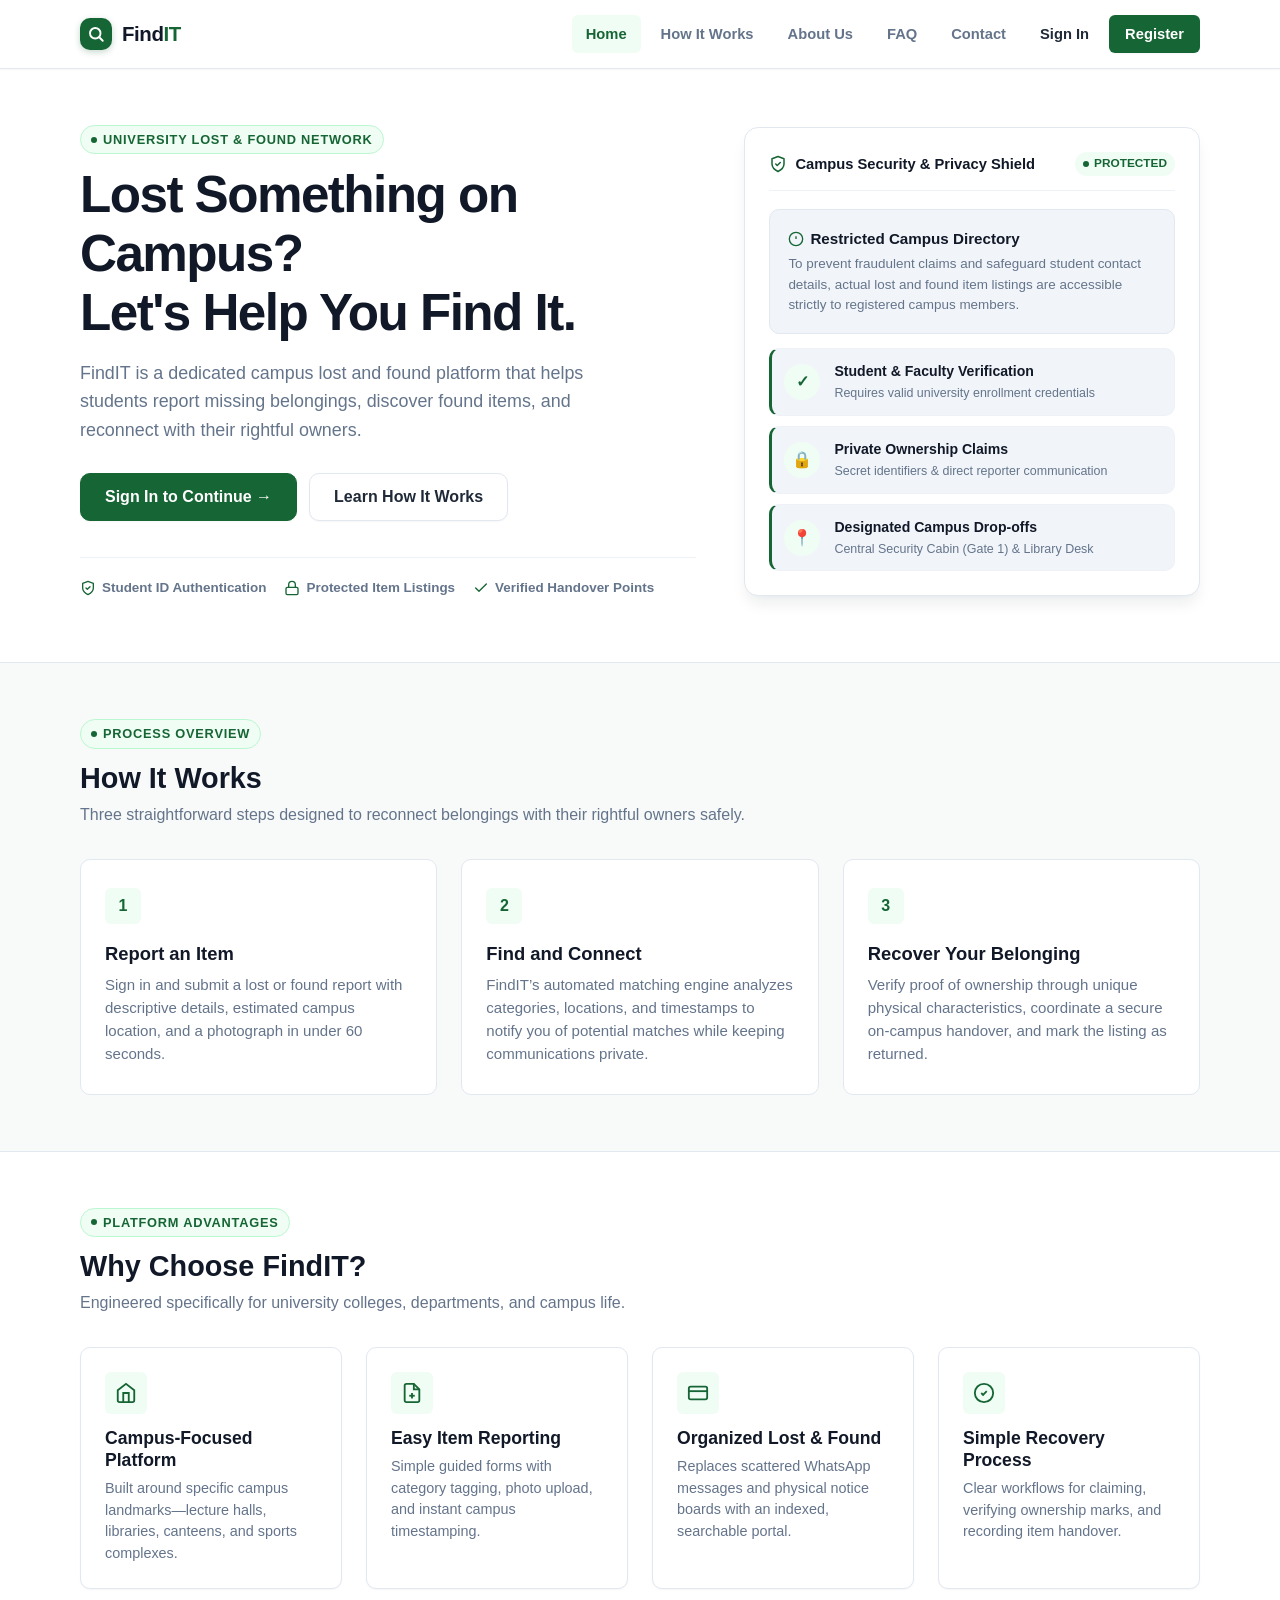
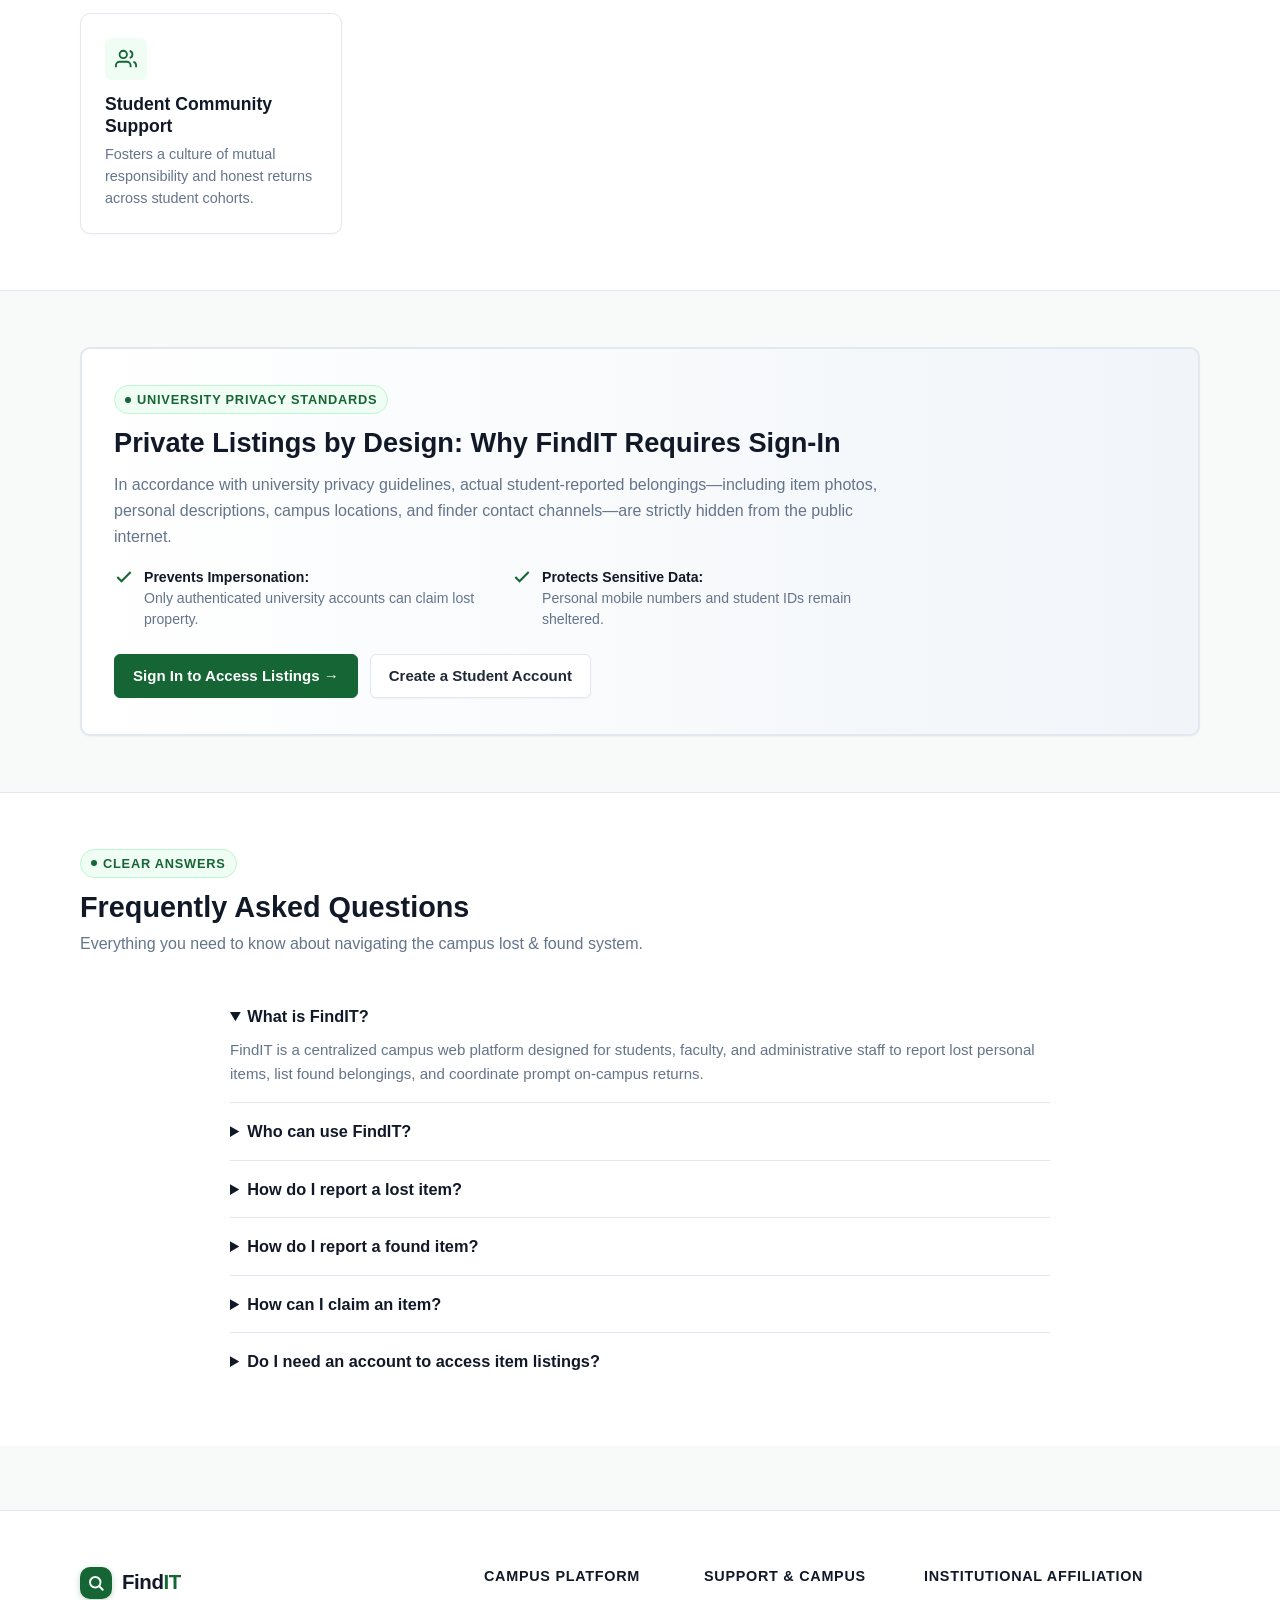
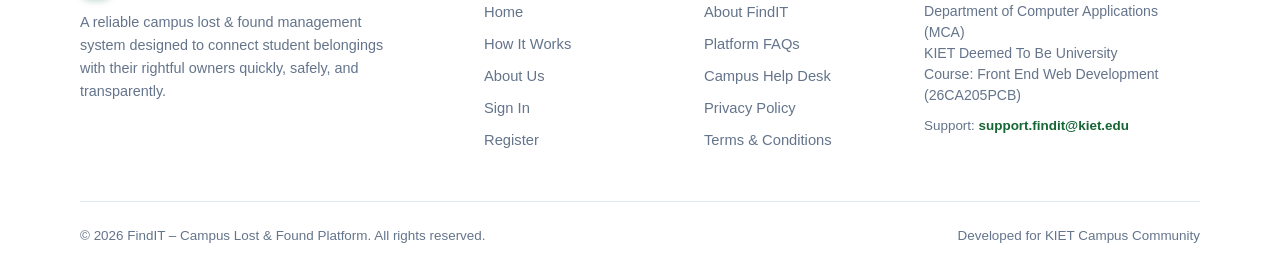
<file: FindIT project/FindIT1_updated/FindIT/index.html>
<!DOCTYPE html>
<html lang="en">
<head>
  <meta charset="UTF-8">
  <meta name="viewport" content="width=device-width, initial-scale=1">
  <title>FindIT – Campus Lost &amp; Found Management System</title>
  <meta name="description" content="Dedicated university platform helping students report missing belongings, discover found items, and reconnect with rightful owners safely.">
  <link rel="stylesheet" href="css/style.css">
</head>
<body data-page="home">
  <div id="site-header"></div>

  <main>
    <!-- Authenticated Banner (Only shown if user is logged in) -->
    <div id="authBanner" class="container" style="display:none;margin-top:20px;">
      <div class="auth-alert auth-alert-success" style="display:flex;justify-content:space-between;align-items:center;flex-wrap:wrap;gap:12px;">
        <div style="display:flex;align-items:center;gap:10px;">
          <svg width="20" height="20" viewBox="0 0 24 24" fill="none" stroke="currentColor" stroke-width="2.2" stroke-linecap="round" stroke-linejoin="round"><path d="M20 6 9 17l-5-5"/></svg>
          <span>You are signed in as <strong id="authBannerUserName"></strong>. Access your personalized campus dashboard.</span>
        </div>
        <a class="btn btn-primary btn-sm" href="dashboard.html">Go to Dashboard &rarr;</a>
      </div>
    </div>

    <!-- Hero Section -->
    <section class="hero">
      <div class="container hero-grid">
        <div>
          <span class="eyebrow"><span class="dot"></span> University Lost &amp; Found Network</span>
          <h1>Lost Something on Campus?<br>Let's Help You Find It.</h1>
          <p class="lead">FindIT is a dedicated campus lost and found platform that helps students report missing belongings, discover found items, and reconnect with their rightful owners.</p>

          <div class="hero-actions" style="margin-top:24px;">
            <a class="btn btn-primary btn-lg" href="login.html" id="heroPrimaryBtn">Sign In to Continue &rarr;</a>
            <a class="btn btn-outline btn-lg" href="#how-it-works">Learn How It Works</a>
          </div>

          <div class="hero-trust-chips" style="margin-top:36px;">
            <span class="trust-chip">
              <svg width="16" height="16" viewBox="0 0 24 24" fill="none" stroke="currentColor" stroke-width="2" stroke-linecap="round" stroke-linejoin="round"><path d="M12 22s8-4 8-10V5l-8-3-8 3v7c0 6 8 10 8 10z"/><path d="m9 12 2 2 4-4"/></svg>
              Student ID Authentication
            </span>
            <span class="trust-chip">
              <svg width="16" height="16" viewBox="0 0 24 24" fill="none" stroke="currentColor" stroke-width="2" stroke-linecap="round" stroke-linejoin="round"><rect width="18" height="11" x="3" y="11" rx="2" ry="2"/><path d="M7 11V7a5 5 0 0 1 10 0v4"/></svg>
              Protected Item Listings
            </span>
            <span class="trust-chip">
              <svg width="16" height="16" viewBox="0 0 24 24" fill="none" stroke="currentColor" stroke-width="2" stroke-linecap="round" stroke-linejoin="round"><path d="M20 6 9 17l-5-5"/></svg>
              Verified Handover Points
            </span>
          </div>
        </div>

        <!-- Campus Security & Privacy Portal Card (No Public Item Leakage) -->
        <div class="hero-visual-card" aria-hidden="true">
          <div class="hero-visual-header">
            <div class="hero-visual-title">
              <svg width="18" height="18" viewBox="0 0 24 24" fill="none" stroke="var(--primary)" stroke-width="2" stroke-linecap="round" stroke-linejoin="round"><path d="M12 22s8-4 8-10V5l-8-3-8 3v7c0 6 8 10 8 10z"/><path d="m9 12 2 2 4-4"/></svg>
              <span>Campus Security &amp; Privacy Shield</span>
            </div>
            <span class="live-indicator"><span class="pulse-dot"></span> Protected</span>
          </div>

          <div style="background-color:var(--surface-alt);border:1px solid var(--border);border-radius:var(--radius-md);padding:18px;margin-bottom:14px;">
            <div style="font-weight:700;font-size:0.95rem;color:var(--text-main);margin-bottom:4px;display:flex;align-items:center;gap:6px;">
              <svg width="16" height="16" viewBox="0 0 24 24" fill="none" stroke="var(--primary)" stroke-width="2"><circle cx="12" cy="12" r="10"/><line x1="12" x2="12" y1="8" y2="12"/><line x1="12" x2="12.01" y1="16" y2="16"/></svg>
              Restricted Campus Directory
            </div>
            <p style="font-size:0.84rem;color:var(--text-muted);margin:0;line-height:1.5;">
              To prevent fraudulent claims and safeguard student contact details, actual lost and found item listings are accessible strictly to registered campus members.
            </p>
          </div>

          <div class="preview-feed-item" style="border-left: 3px solid var(--primary);">
            <div style="width:36px;height:36px;border-radius:50%;background:var(--primary-tint);color:var(--primary);display:grid;place-items:center;font-weight:700;flex-shrink:0;">
              ✓
            </div>
            <div class="preview-content">
              <div class="preview-title">Student &amp; Faculty Verification</div>
              <div class="preview-meta">Requires valid university enrollment credentials</div>
            </div>
          </div>

          <div class="preview-feed-item" style="border-left: 3px solid var(--primary);">
            <div style="width:36px;height:36px;border-radius:50%;background:var(--primary-tint);color:var(--primary);display:grid;place-items:center;font-weight:700;flex-shrink:0;">
              🔒
            </div>
            <div class="preview-content">
              <div class="preview-title">Private Ownership Claims</div>
              <div class="preview-meta">Secret identifiers &amp; direct reporter communication</div>
            </div>
          </div>

          <div class="preview-feed-item" style="border-left: 3px solid var(--primary);">
            <div style="width:36px;height:36px;border-radius:50%;background:var(--primary-tint);color:var(--primary);display:grid;place-items:center;font-weight:700;flex-shrink:0;">
              📍
            </div>
            <div class="preview-content">
              <div class="preview-title">Designated Campus Drop-offs</div>
              <div class="preview-meta">Central Security Cabin (Gate 1) &amp; Library Desk</div>
            </div>
          </div>
        </div>
      </div>
    </section>

    <!-- How It Works Section -->
    <section class="block" id="how-it-works">
      <div class="container">
        <div class="section-head">
          <div>
            <span class="eyebrow"><span class="dot"></span> Process Overview</span>
            <h2>How It Works</h2>
            <p>Three straightforward steps designed to reconnect belongings with their rightful owners safely.</p>
          </div>
        </div>

        <div class="steps-grid">
          <div class="step-card">
            <div class="step-number">1</div>
            <h3>Report an Item</h3>
            <p>Sign in and submit a lost or found report with descriptive details, estimated campus location, and a photograph in under 60 seconds.</p>
          </div>
          <div class="step-card">
            <div class="step-number">2</div>
            <h3>Find and Connect</h3>
            <p>FindIT’s automated matching engine analyzes categories, locations, and timestamps to notify you of potential matches while keeping communications private.</p>
          </div>
          <div class="step-card">
            <div class="step-number">3</div>
            <h3>Recover Your Belonging</h3>
            <p>Verify proof of ownership through unique physical characteristics, coordinate a secure on-campus handover, and mark the listing as returned.</p>
          </div>
        </div>
      </div>
    </section>

    <!-- Why Choose FindIT? Section -->
    <section class="block" id="why-choose" style="background-color:var(--surface);border-top:1px solid var(--border);border-bottom:1px solid var(--border);">
      <div class="container">
        <div class="section-head">
          <div>
            <span class="eyebrow"><span class="dot"></span> Platform Advantages</span>
            <h2>Why Choose FindIT?</h2>
            <p>Engineered specifically for university colleges, departments, and campus life.</p>
          </div>
        </div>

        <div style="display:grid;grid-template-columns:repeat(auto-fit, minmax(260px, 1fr));gap:24px;">
          <div class="panel" style="padding:24px;">
            <div style="width:42px;height:42px;border-radius:var(--radius-sm);background:var(--primary-tint);color:var(--primary);display:grid;place-items:center;margin-bottom:14px;">
              <svg width="22" height="22" viewBox="0 0 24 24" fill="none" stroke="currentColor" stroke-width="2"><path d="M3 9l9-7 9 7v11a2 2 0 0 1-2 2H5a2 2 0 0 1-2-2z"/><polyline points="9 22 9 12 15 12 15 22"/></svg>
            </div>
            <h3 style="font-size:1.1rem;margin-bottom:6px;">Campus-Focused Platform</h3>
            <p style="font-size:0.9rem;margin:0;">Built around specific campus landmarks—lecture halls, libraries, canteens, and sports complexes.</p>
          </div>

          <div class="panel" style="padding:24px;">
            <div style="width:42px;height:42px;border-radius:var(--radius-sm);background:var(--primary-tint);color:var(--primary);display:grid;place-items:center;margin-bottom:14px;">
              <svg width="22" height="22" viewBox="0 0 24 24" fill="none" stroke="currentColor" stroke-width="2"><path d="M14 2H6a2 2 0 0 0-2 2v16a2 2 0 0 0 2 2h12a2 2 0 0 0 2-2V8z"/><polyline points="14 2 14 8 20 8"/><line x1="12" x2="12" y1="18" y2="12"/><line x1="9" x2="15" y1="15" y2="15"/></svg>
            </div>
            <h3 style="font-size:1.1rem;margin-bottom:6px;">Easy Item Reporting</h3>
            <p style="font-size:0.9rem;margin:0;">Simple guided forms with category tagging, photo upload, and instant campus timestamping.</p>
          </div>

          <div class="panel" style="padding:24px;">
            <div style="width:42px;height:42px;border-radius:var(--radius-sm);background:var(--primary-tint);color:var(--primary);display:grid;place-items:center;margin-bottom:14px;">
              <svg width="22" height="22" viewBox="0 0 24 24" fill="none" stroke="currentColor" stroke-width="2"><rect width="20" height="14" x="2" y="5" rx="2"/><line x1="2" x2="22" y1="10" y2="10"/></svg>
            </div>
            <h3 style="font-size:1.1rem;margin-bottom:6px;">Organized Lost &amp; Found</h3>
            <p style="font-size:0.9rem;margin:0;">Replaces scattered WhatsApp messages and physical notice boards with an indexed, searchable portal.</p>
          </div>

          <div class="panel" style="padding:24px;">
            <div style="width:42px;height:42px;border-radius:var(--radius-sm);background:var(--primary-tint);color:var(--primary);display:grid;place-items:center;margin-bottom:14px;">
              <svg width="22" height="22" viewBox="0 0 24 24" fill="none" stroke="currentColor" stroke-width="2"><circle cx="12" cy="12" r="10"/><path d="m9 12 2 2 4-4"/></svg>
            </div>
            <h3 style="font-size:1.1rem;margin-bottom:6px;">Simple Recovery Process</h3>
            <p style="font-size:0.9rem;margin:0;">Clear workflows for claiming, verifying ownership marks, and recording item handover.</p>
          </div>

          <div class="panel" style="padding:24px;">
            <div style="width:42px;height:42px;border-radius:var(--radius-sm);background:var(--primary-tint);color:var(--primary);display:grid;place-items:center;margin-bottom:14px;">
              <svg width="22" height="22" viewBox="0 0 24 24" fill="none" stroke="currentColor" stroke-width="2"><path d="M17 21v-2a4 4 0 0 0-4-4H5a4 4 0 0 0-4 4v2"/><circle cx="9" cy="7" r="4"/><path d="M23 21v-2a4 4 0 0 0-3-3.87"/><path d="M16 3.13a4 4 0 0 1 0 7.75"/></svg>
            </div>
            <h3 style="font-size:1.1rem;margin-bottom:6px;">Student Community Support</h3>
            <p style="font-size:0.9rem;margin:0;">Fosters a culture of mutual responsibility and honest returns across student cohorts.</p>
          </div>
        </div>
      </div>
    </section>

    <!-- Privacy and Security Section -->
    <section class="block" id="privacy-security">
      <div class="container">
        <div class="panel" style="border: 2px solid var(--border); padding: 36px 32px; background: linear-gradient(to right, #ffffff, var(--surface-alt));">
          <div style="max-width: 780px;">
            <span class="eyebrow"><span class="dot"></span> University Privacy Standards</span>
            <h2 style="font-size: 1.7rem; margin-bottom: 12px;">Private Listings by Design: Why FindIT Requires Sign-In</h2>
            <p style="font-size: 1rem; line-height: 1.6; margin-bottom: 18px;">
              In accordance with university privacy guidelines, actual student-reported belongings—including item photos, personal descriptions, campus locations, and finder contact channels—are strictly hidden from the public internet.
            </p>
            <div style="display:grid;grid-template-columns:1fr 1fr;gap:16px;margin-bottom:24px;">
              <div style="display:flex;gap:10px;">
                <svg width="20" height="20" viewBox="0 0 24 24" fill="none" stroke="var(--primary)" stroke-width="2.5" style="flex-shrink:0;"><polyline points="20 6 9 17 4 12"/></svg>
                <div style="font-size:0.88rem;color:var(--text-muted);"><strong style="color:var(--text-main);display:block;">Prevents Impersonation:</strong> Only authenticated university accounts can claim lost property.</div>
              </div>
              <div style="display:flex;gap:10px;">
                <svg width="20" height="20" viewBox="0 0 24 24" fill="none" stroke="var(--primary)" stroke-width="2.5" style="flex-shrink:0;"><polyline points="20 6 9 17 4 12"/></svg>
                <div style="font-size:0.88rem;color:var(--text-muted);"><strong style="color:var(--text-main);display:block;">Protects Sensitive Data:</strong> Personal mobile numbers and student IDs remain sheltered.</div>
              </div>
            </div>
            <div style="display:flex;gap:12px;flex-wrap:wrap;">
              <a class="btn btn-primary" href="login.html">Sign In to Access Listings &rarr;</a>
              <a class="btn btn-outline" href="register.html">Create a Student Account</a>
            </div>
          </div>
        </div>
      </div>
    </section>

    <!-- FAQ Section -->
    <section class="block" id="faq" style="background-color:var(--surface);border-top:1px solid var(--border);">
      <div class="container">
        <div class="section-head">
          <div>
            <span class="eyebrow"><span class="dot"></span> Clear Answers</span>
            <h2>Frequently Asked Questions</h2>
            <p>Everything you need to know about navigating the campus lost &amp; found system.</p>
          </div>
        </div>

        <div style="max-width:820px;margin-inline:auto;">
          <details style="border-bottom:1px solid var(--border);padding:16px 0;" open>
            <summary style="font-weight:700;font-size:1.02rem;cursor:pointer;color:var(--text-main);">What is FindIT?</summary>
            <p style="margin:10px 0 0;font-size:0.94rem;color:var(--text-muted);line-height:1.6;">
              FindIT is a centralized campus web platform designed for students, faculty, and administrative staff to report lost personal items, list found belongings, and coordinate prompt on-campus returns.
            </p>
          </details>

          <details style="border-bottom:1px solid var(--border);padding:16px 0;">
            <summary style="font-weight:700;font-size:1.02rem;cursor:pointer;color:var(--text-main);">Who can use FindIT?</summary>
            <p style="margin:10px 0 0;font-size:0.94rem;color:var(--text-muted);line-height:1.6;">
              Any registered student, faculty member, or staff member with valid college credentials at KIET Deemed To Be University can create an account and participate in the system.
            </p>
          </details>

          <details style="border-bottom:1px solid var(--border);padding:16px 0;">
            <summary style="font-weight:700;font-size:1.02rem;cursor:pointer;color:var(--text-main);">How do I report a lost item?</summary>
            <p style="margin:10px 0 0;font-size:0.94rem;color:var(--text-muted);line-height:1.6;">
              Sign in with your campus account and navigate to <strong>Report Lost</strong>. Fill out the item name, category, campus location, date, and description. You can optionally upload a reference photograph to assist finders.
            </p>
          </details>

          <details style="border-bottom:1px solid var(--border);padding:16px 0;">
            <summary style="font-weight:700;font-size:1.02rem;cursor:pointer;color:var(--text-main);">How do I report a found item?</summary>
            <p style="margin:10px 0 0;font-size:0.94rem;color:var(--text-muted);line-height:1.6;">
              Sign in and click <strong>Report Found</strong>. Provide details about the item and indicate where you have deposited it (e.g. Campus Security Cabin at Gate 1 or Central Library Reception Desk).
            </p>
          </details>

          <details style="border-bottom:1px solid var(--border);padding:16px 0;">
            <summary style="font-weight:700;font-size:1.02rem;cursor:pointer;color:var(--text-main);">How can I claim an item?</summary>
            <p style="margin:10px 0 0;font-size:0.94rem;color:var(--text-muted);line-height:1.6;">
              Open the item details page while signed in and click <strong>Claim Item</strong>. You will be prompted to submit proof of ownership (such as lock screen wallpaper, specific card names, or unique physical scratches) that only the real owner knows.
            </p>
          </details>

          <details style="padding:16px 0;">
            <summary style="font-weight:700;font-size:1.02rem;cursor:pointer;color:var(--text-main);">Do I need an account to access item listings?</summary>
            <p style="margin:10px 0 0;font-size:0.94rem;color:var(--text-muted);line-height:1.6;">
              <strong>Yes.</strong> To protect student privacy, prevent false claims, and keep contact details confidential, all item listings are restricted to authenticated campus members. Visitors must sign in or register to browse listings.
            </p>
          </details>
        </div>
      </div>
    </section>
  </main>

  <div id="site-footer"></div>

  <script src="js/auth.js"></script>
  <script src="js/app.js"></script>
  <script src="js/home.js"></script>
</body>
</html>
</file>
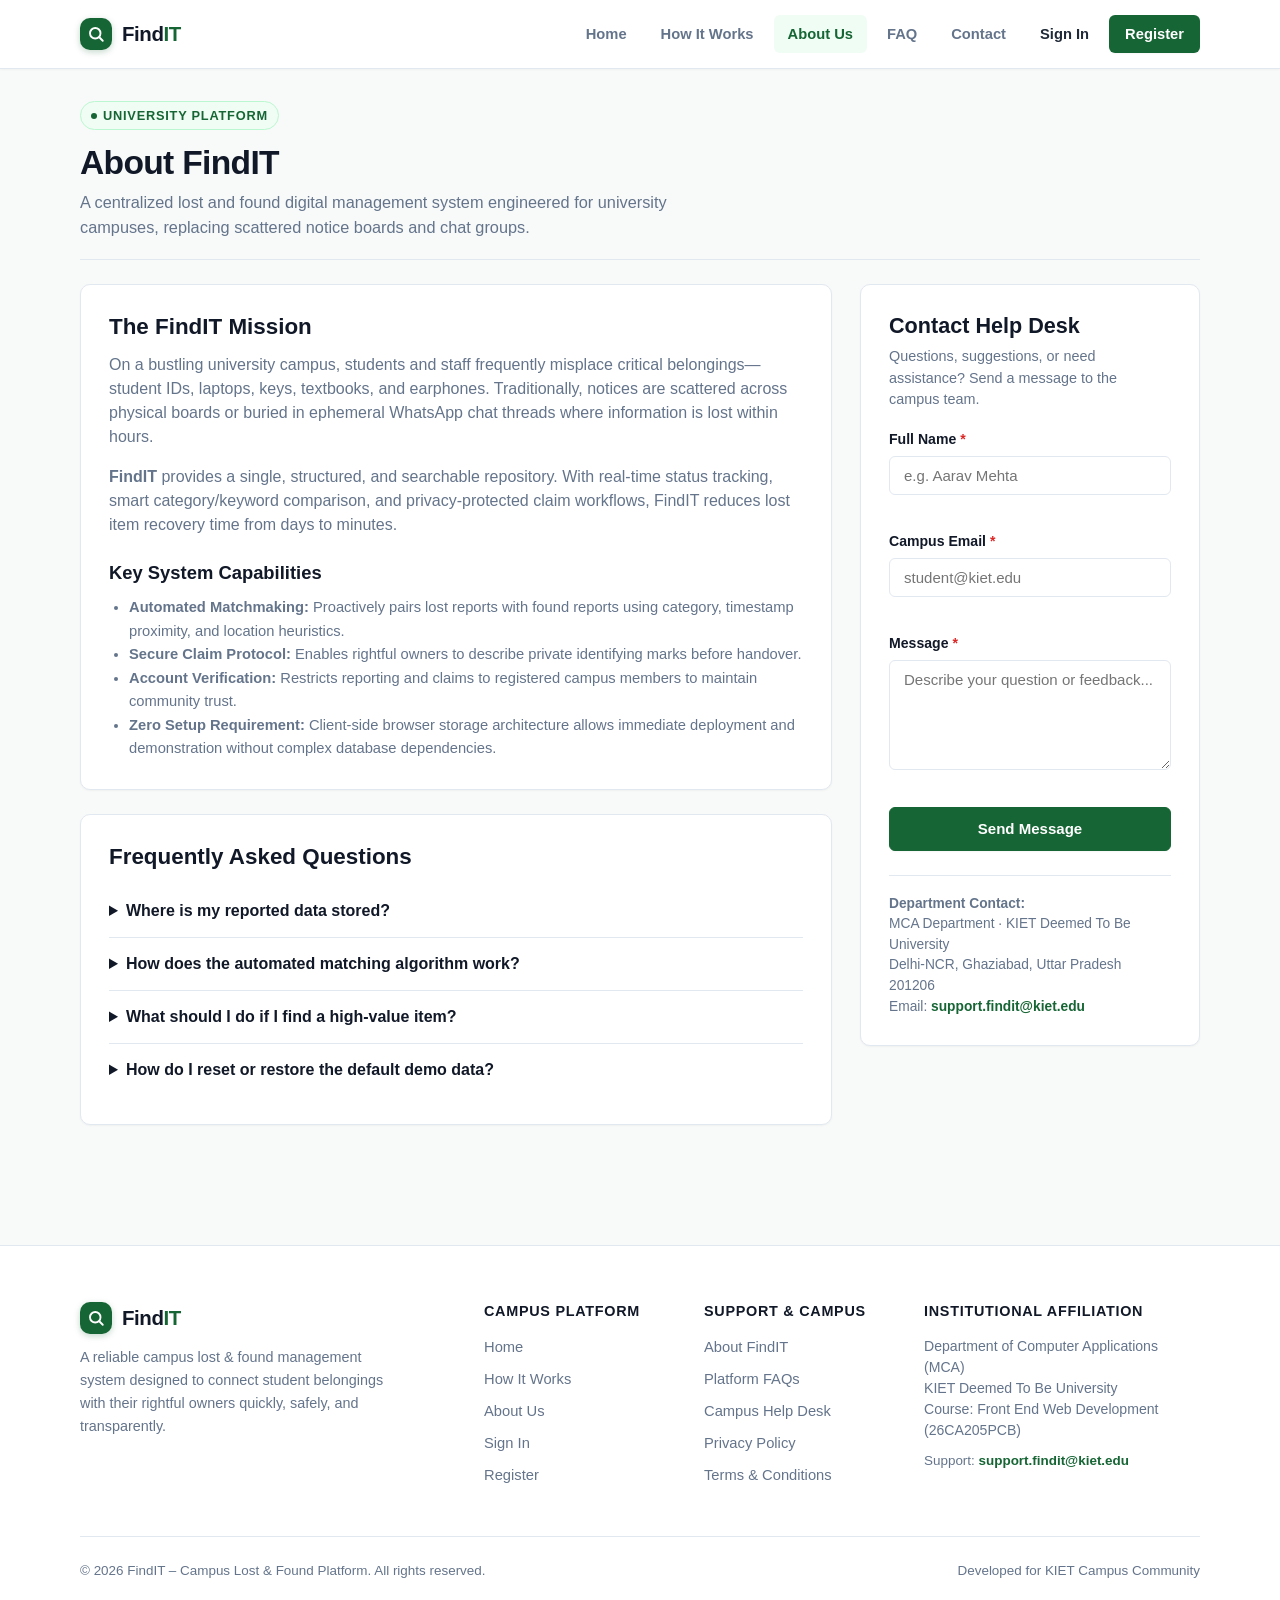
<file: FindIT project/FindIT1_updated/FindIT/about.html>
<!DOCTYPE html>
<html lang="en">
<head>
  <meta charset="UTF-8">
  <meta name="viewport" content="width=device-width, initial-scale=1">
  <title>About &amp; Contact – FindIT</title>
  <meta name="description" content="Learn about FindIT, our mission to reunite campus belongings, frequently asked questions, and support channels.">
  <link rel="stylesheet" href="css/style.css">
</head>
<body data-page="about">
  <div id="site-header"></div>

  <main class="container">
    <div class="page-head">
      <span class="eyebrow"><span class="dot"></span> University Platform</span>
      <h1>About FindIT</h1>
      <p>A centralized lost and found digital management system engineered for university campuses, replacing scattered notice boards and chat groups.</p>
    </div>

    <div class="layout-2" style="margin-top: 24px;">
      <div>
        <div class="panel">
          <h2 style="font-size:1.4rem;margin-bottom:12px;">The FindIT Mission</h2>
          <p>
            On a bustling university campus, students and staff frequently misplace critical belongings—student IDs, laptops, keys, textbooks, and earphones. Traditionally, notices are scattered across physical boards or buried in ephemeral WhatsApp chat threads where information is lost within hours.
          </p>
          <p>
            <strong>FindIT</strong> provides a single, structured, and searchable repository. With real-time status tracking, smart category/keyword comparison, and privacy-protected claim workflows, FindIT reduces lost item recovery time from days to minutes.
          </p>

          <h3 style="font-size:1.15rem;margin:24px 0 12px 0;">Key System Capabilities</h3>
          <ul style="padding-left:20px;color:var(--text-muted);font-size:0.92rem;line-height:1.6;margin:0;">
            <li><strong>Automated Matchmaking:</strong> Proactively pairs lost reports with found reports using category, timestamp proximity, and location heuristics.</li>
            <li><strong>Secure Claim Protocol:</strong> Enables rightful owners to describe private identifying marks before handover.</li>
            <li><strong>Account Verification:</strong> Restricts reporting and claims to registered campus members to maintain community trust.</li>
            <li><strong>Zero Setup Requirement:</strong> Client-side browser storage architecture allows immediate deployment and demonstration without complex database dependencies.</li>
          </ul>
        </div>

        <div class="panel" id="faq" style="margin-top: 24px;">
          <h2 style="font-size:1.4rem;margin-bottom:14px;">Frequently Asked Questions</h2>
          <div class="faq-list">
            <details style="border-bottom:1px solid var(--border);padding:14px 0;">
              <summary style="font-weight:600;cursor:pointer;color:var(--text-main);">Where is my reported data stored?</summary>
              <p style="margin:8px 0 0;color:var(--text-muted);font-size:0.92rem;line-height:1.55;">
                In this frontend demonstration, listings, user accounts, and messages are persisted in your browser's LocalStorage and SessionStorage. Other devices will not see your local changes unless connected to an integrated backend.
              </p>
            </details>
            <details style="border-bottom:1px solid var(--border);padding:14px 0;">
              <summary style="font-weight:600;cursor:pointer;color:var(--text-main);">How does the automated matching algorithm work?</summary>
              <p style="margin:8px 0 0;color:var(--text-muted);font-size:0.92rem;line-height:1.55;">
                When an item is viewed, FindIT computes a match score (0–100%) against opposing open reports by scoring shared keyword tokens in names and descriptions (+30%), identical campus locations (+15%), and timestamp proximity (+15%).
              </p>
            </details>
            <details style="border-bottom:1px solid var(--border);padding:14px 0;">
              <summary style="font-weight:600;cursor:pointer;color:var(--text-main);">What should I do if I find a high-value item?</summary>
              <p style="margin:8px 0 0;color:var(--text-muted);font-size:0.92rem;line-height:1.55;">
                For laptops, smartphones, debit cards, and official ID cards, hand them over to Central Campus Security or the MCA Department office, and specify that location in your report description.
              </p>
            </details>
            <details style="padding:14px 0;">
              <summary style="font-weight:600;cursor:pointer;color:var(--text-main);">How do I reset or restore the default demo data?</summary>
              <p style="margin:8px 0 0;color:var(--text-muted);font-size:0.92rem;line-height:1.55;">
                You can restore the initial demo listings and messages anytime by clicking:
                <br>
                <a href="#" id="resetLink" style="display:inline-block;margin-top:6px;color:var(--primary);font-weight:700;">Reset Demo Data</a>
              </p>
            </details>
          </div>
        </div>
      </div>

      <!-- Contact Form -->
      <aside class="panel" id="contact">
        <h2 style="font-size:1.35rem;margin-bottom:6px;">Contact Help Desk</h2>
        <p style="margin:0 0 18px;font-size:0.9rem;">Questions, suggestions, or need assistance? Send a message to the campus team.</p>
        <form id="contactForm" novalidate>
          <div class="field" style="margin-bottom:14px;">
            <label for="mName">Full Name <span class="req">*</span></label>
            <input id="mName" maxlength="60" placeholder="e.g. Aarav Mehta" required>
            <span class="error"></span>
          </div>
          <div class="field" style="margin-bottom:14px;">
            <label for="mEmail">Campus Email <span class="req">*</span></label>
            <input id="mEmail" type="email" maxlength="80" placeholder="student@kiet.edu" required>
            <span class="error"></span>
          </div>
          <div class="field" style="margin-bottom:16px;">
            <label for="mMsg">Message <span class="req">*</span></label>
            <textarea id="mMsg" maxlength="500" placeholder="Describe your question or feedback..." style="min-height:110px;" required></textarea>
            <span class="error"></span>
          </div>
          <button class="btn btn-primary" type="submit" style="width:100%;">Send Message</button>
        </form>

        <div style="margin-top:24px;padding-top:18px;border-top:1px solid var(--border);font-size:0.86rem;color:var(--text-muted);line-height:1.5;">
          <strong>Department Contact:</strong><br>
          MCA Department · KIET Deemed To Be University<br>
          Delhi-NCR, Ghaziabad, Uttar Pradesh 201206<br>
          Email: <a href="mailto:support.findit@kiet.edu" style="color:var(--primary);font-weight:600;">support.findit@kiet.edu</a>
        </div>
      </aside>
    </div>
  </main>

  <div id="site-footer"></div>

  <script src="js/auth.js"></script>
  <script src="js/app.js"></script>
  <script src="js/about.js"></script>
</body>
</html>
</file>
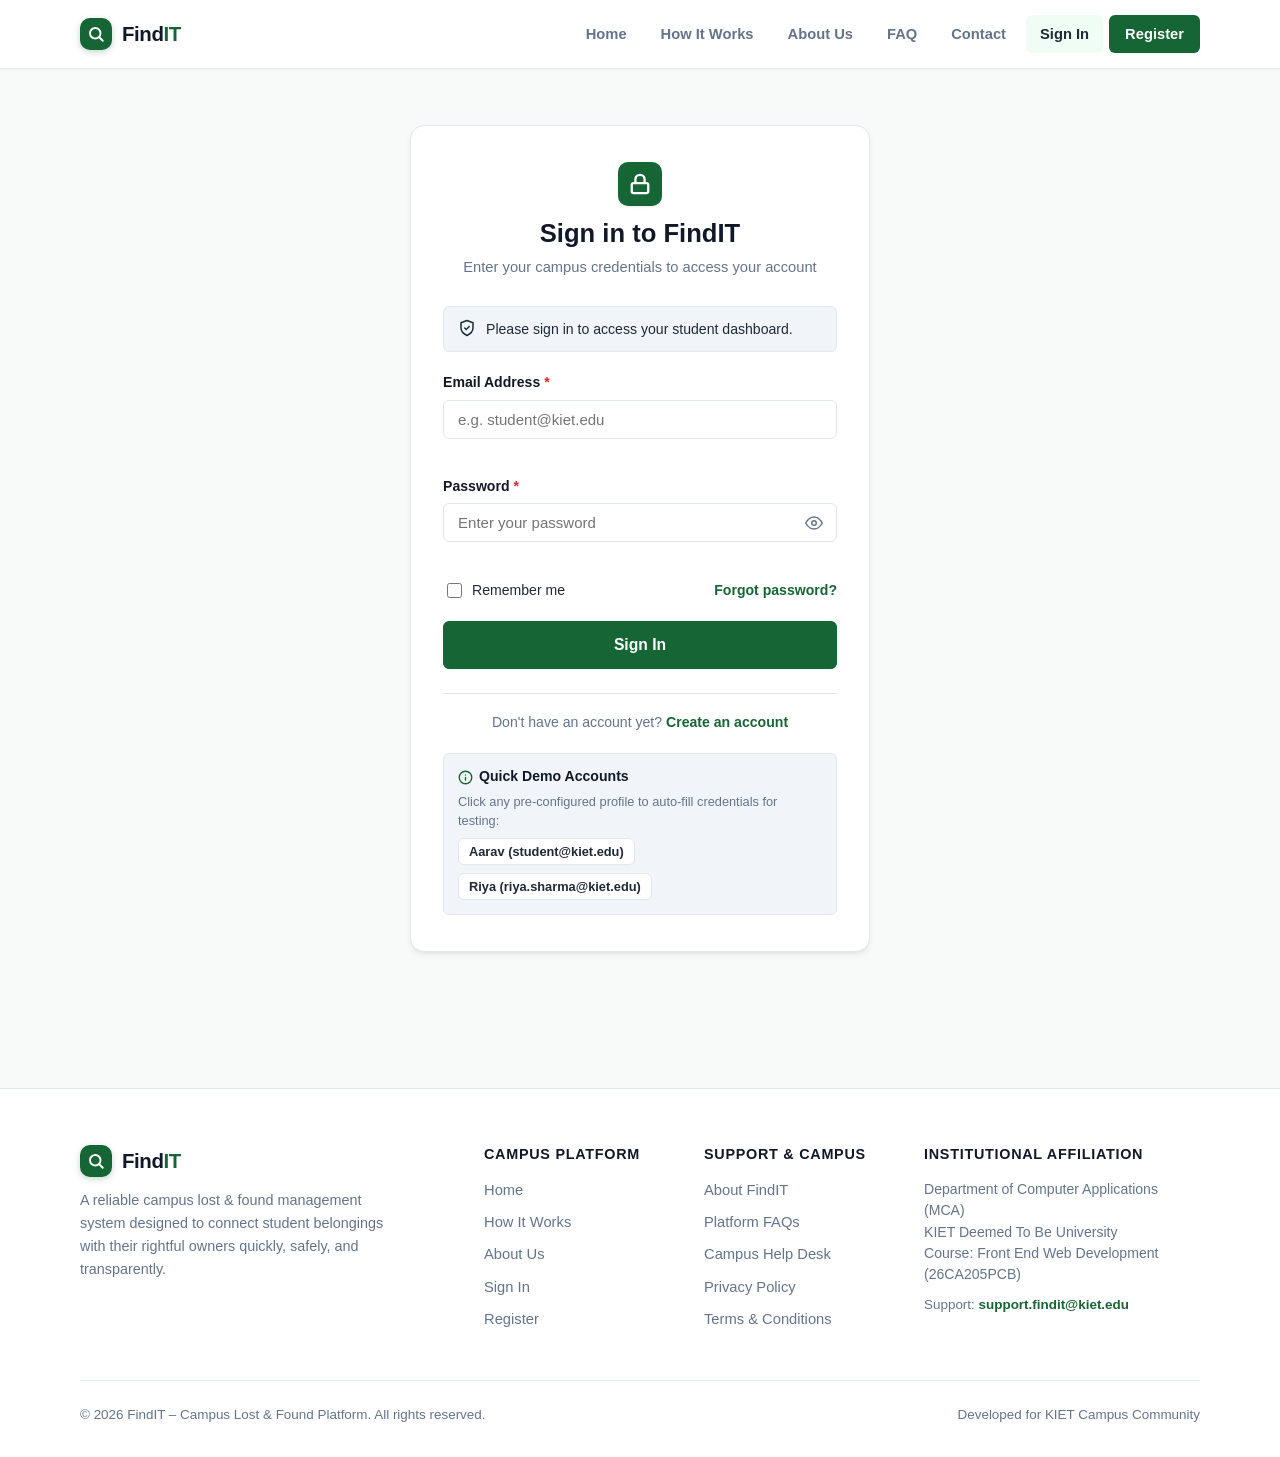
<file: FindIT project/FindIT1_updated/FindIT/dashboard.html>
<!DOCTYPE html>
<html lang="en">
<head>
  <meta charset="UTF-8">
  <meta name="viewport" content="width=device-width, initial-scale=1">
  <title>Student Dashboard – FindIT</title>
  <meta name="description" content="Personalized student dashboard to browse campus lost and found items, manage your listings, and track claim activity.">
  <link rel="stylesheet" href="css/style.css">
</head>
<body data-page="dashboard">
  <div id="site-header"></div>

  <main class="container" style="padding-top: 24px; padding-bottom: 64px;">
    <!-- Welcome Header Card -->
    <div class="panel" style="background: linear-gradient(to right, #ffffff, var(--surface-alt)); border: 1px solid var(--border); margin-bottom: 24px;">
      <div style="display:flex; justify-content:space-between; align-items:center; flex-wrap:wrap; gap:16px;">
        <div>
          <div style="display:flex;align-items:center;gap:8px;margin-bottom:6px;">
            <span class="badge found"><span class="badge-dot"></span> Authenticated Session</span>
            <span style="font-size:0.84rem;color:var(--text-muted);" id="userCollegeDisplay">KIET Deemed To Be University</span>
          </div>
          <h1 style="font-size:1.85rem;margin:0 0 4px 0;">Welcome back, <span id="userNameDisplay">Student</span>!</h1>
          <p style="margin:0;font-size:0.95rem;color:var(--text-muted);">
            Student ID: <strong id="userStudentIdDisplay" style="color:var(--text-main);">--</strong> · Email: <strong id="userEmailDisplay" style="color:var(--text-main);">--</strong>
          </p>
        </div>
        <div style="display:flex;gap:10px;flex-wrap:wrap;">
          <a class="btn btn-outline btn-sm" href="report-lost.html">
            <svg width="15" height="15" viewBox="0 0 24 24" fill="none" stroke="currentColor" stroke-width="2.2"><circle cx="12" cy="12" r="10"/><line x1="12" x2="12" y1="8" y2="12"/><line x1="12" x2="12.01" y1="16" y2="16"/></svg>
            Report Lost
          </a>
          <a class="btn btn-outline btn-sm" href="report-found.html">
            <svg width="15" height="15" viewBox="0 0 24 24" fill="none" stroke="currentColor" stroke-width="2.2"><path d="M12 22s8-4 8-10V5l-8-3-8 3v7c0 6 8 10 8 10z"/><path d="m9 12 2 2 4-4"/></svg>
            Report Found
          </a>
          <a class="btn btn-primary btn-sm" href="search.html">
            <svg width="15" height="15" viewBox="0 0 24 24" fill="none" stroke="currentColor" stroke-width="2.2"><circle cx="11" cy="11" r="8"/><path d="m21 21-4.3-4.3"/></svg>
            Browse All Items
          </a>
        </div>
      </div>
    </div>

    <!-- Dashboard Metric Overview Cards -->
    <div class="stats" style="margin-bottom: 32px;" id="dashboardMetrics">
      <div class="stat-card">
        <div class="stat-icon" aria-hidden="true">
          <svg width="22" height="22" viewBox="0 0 24 24" fill="none" stroke="currentColor" stroke-width="2.2"><circle cx="11" cy="11" r="8"/><path d="m21 21-4.3-4.3"/></svg>
        </div>
        <div class="stat-info">
          <b id="mActiveListings">0</b>
          <span>Campus Active Listings</span>
        </div>
      </div>

      <div class="stat-card">
        <div class="stat-icon" aria-hidden="true" style="background-color: var(--lost-bg); color: var(--lost-color);">
          <svg width="22" height="22" viewBox="0 0 24 24" fill="none" stroke="currentColor" stroke-width="2.2"><circle cx="12" cy="12" r="10"/><line x1="12" x2="12" y1="8" y2="12"/><line x1="12" x2="12.01" y1="16" y2="16"/></svg>
        </div>
        <div class="stat-info">
          <b id="mMyReports">0</b>
          <span>My Reported Items</span>
        </div>
      </div>

      <div class="stat-card">
        <div class="stat-icon" aria-hidden="true">
          <svg width="22" height="22" viewBox="0 0 24 24" fill="none" stroke="currentColor" stroke-width="2.2"><path d="M12 22s8-4 8-10V5l-8-3-8 3v7c0 6 8 10 8 10z"/><path d="m9 12 2 2 4-4"/></svg>
        </div>
        <div class="stat-info">
          <b id="mRecovered">0</b>
          <span>Successfully Returned</span>
        </div>
      </div>

      <div class="stat-card">
        <div class="stat-icon" aria-hidden="true">
          <svg width="22" height="22" viewBox="0 0 24 24" fill="none" stroke="currentColor" stroke-width="2.2"><path d="M19 21v-2a4 4 0 0 0-4-4H9a4 4 0 0 0-4 4v2"/><circle cx="12" cy="7" r="4"/></svg>
        </div>
        <div class="stat-info">
          <b id="mUserMatches">0</b>
          <span>Smart Match Alerts</span>
        </div>
      </div>
    </div>

    <!-- Section 1: My Reported Items -->
    <section style="margin-bottom: 40px;">
      <div class="section-head">
        <div>
          <h2>My Reported Items</h2>
          <p>Listings you have created. You can edit, resolve, or mark items as returned here.</p>
        </div>
        <a class="btn btn-outline btn-sm" href="my-reports.html">Manage Full List &rarr;</a>
      </div>

      <div id="myItemsGrid" class="grid">
        <!-- Injected via JavaScript -->
      </div>
    </section>

    <!-- Section 2: Recent Verified Campus Listings (Unlocked for Authenticated Students) -->
    <section style="margin-bottom: 40px;">
      <div class="section-head">
        <div>
          <h2>Recent Campus Listings</h2>
          <p>Latest verified lost and found items reported across campus facilities.</p>
        </div>
        <a class="btn btn-outline btn-sm" href="search.html">Search &amp; Filter All &rarr;</a>
      </div>

      <div id="recentCampusGrid" class="grid">
        <!-- Injected via JavaScript -->
      </div>
    </section>

    <!-- Section 3: Official Campus Handover & Custody Centers -->
    <section class="panel">
      <h3 style="font-size: 1.2rem; margin-bottom: 8px;">Official Campus Drop-off &amp; Custody Locations</h3>
      <p style="font-size: 0.92rem; color: var(--text-muted); margin-bottom: 18px;">
        For valuable belongings (electronics, official identification cards, wallets), surrender items to authorized personnel:
      </p>
      <div style="display:grid;grid-template-columns:repeat(auto-fit, minmax(260px, 1fr));gap:16px;">
        <div style="background-color:var(--surface-alt);border:1px solid var(--border);border-radius:var(--radius-sm);padding:14px;">
          <strong style="color:var(--text-main);display:block;margin-bottom:2px;">Central Campus Security Cabin</strong>
          <span style="font-size:0.84rem;color:var(--text-muted);">Main Gate 1 · 24/7 Security Desk · In-charge: Sub-inspector</span>
        </div>
        <div style="background-color:var(--surface-alt);border:1px solid var(--border);border-radius:var(--radius-sm);padding:14px;">
          <strong style="color:var(--text-main);display:block;margin-bottom:2px;">Central Library Circulation Desk</strong>
          <span style="font-size:0.84rem;color:var(--text-muted);">2nd Floor Reception · 9:00 AM – 8:00 PM · Books &amp; Study Accessories</span>
        </div>
        <div style="background-color:var(--surface-alt);border:1px solid var(--border);border-radius:var(--radius-sm);padding:14px;">
          <strong style="color:var(--text-main);display:block;margin-bottom:2px;">Department Faculty Office (Block A)</strong>
          <span style="font-size:0.84rem;color:var(--text-muted);">Room 201 · 9:30 AM – 5:00 PM · Department Academic Staff</span>
        </div>
      </div>
    </section>
  </main>

  <div id="site-footer"></div>

  <script src="js/auth.js"></script>
  <script src="js/app.js"></script>
  <script src="js/dashboard.js"></script>
</body>
</html>
</file>
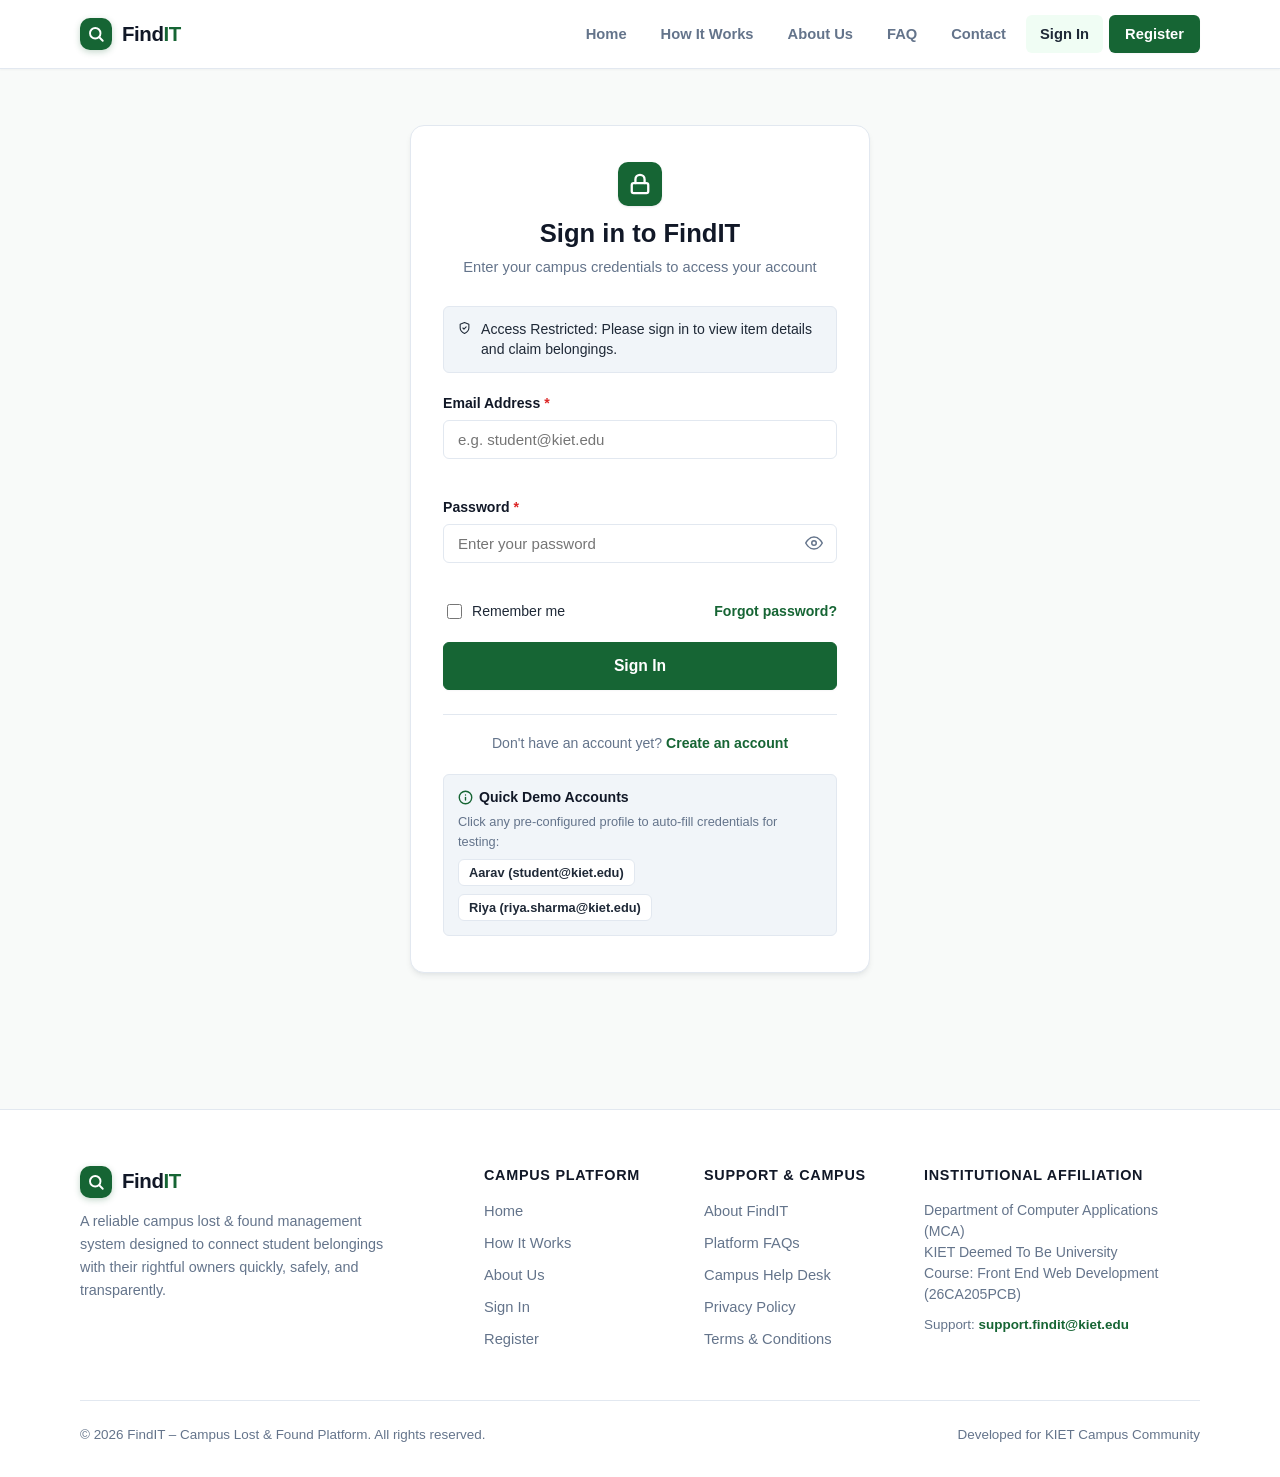
<file: FindIT project/FindIT1_updated/FindIT/item.html>
<!DOCTYPE html>
<html lang="en">
<head>
  <meta charset="UTF-8">
  <meta name="viewport" content="width=device-width, initial-scale=1">
  <title>Item Details – FindIT</title>
  <meta name="description" content="View complete details, location, status, and submit claims for campus items.">
  <link rel="stylesheet" href="css/style.css">
</head>
<body data-page="search">
  <div id="site-header"></div>

  <main class="container" id="view" aria-live="polite"></main>

  <!-- Claim Modal Dialog -->
  <dialog id="claimDialog" aria-labelledby="claimTitle">
    <form id="claimForm" method="dialog" novalidate>
      <div class="dialog-head">
        <h3 id="claimTitle">Contact Reporter &amp; Claim Item</h3>
        <button class="btn btn-outline btn-sm" type="button" id="cCancel" aria-label="Close dialog">&times;</button>
      </div>
      <p class="hint" style="margin-top:0;margin-bottom:16px;">
        Describe unique identifiers or characteristics that only the legitimate owner would know. Your message will be securely shared with the reporter.
      </p>
      <div class="field" style="margin-bottom:14px;">
        <label for="cName">Your Name <span class="req">*</span></label>
        <input id="cName" maxlength="60" placeholder="Enter your full name" required>
        <span class="error"></span>
      </div>
      <div class="field" style="margin-bottom:14px;">
        <label for="cContact">Your Contact Email or Phone <span class="req">*</span></label>
        <input id="cContact" maxlength="60" placeholder="e.g. student@kiet.edu or 9876543210" required>
        <span class="error"></span>
      </div>
      <div class="field" style="margin-bottom:14px;">
        <label for="cMsg">Ownership Proof &amp; Verification Details <span class="req">*</span></label>
        <textarea id="cMsg" maxlength="400" style="min-height:95px" placeholder="e.g. State the lock screen wallpaper, specific cards inside, marks or distinctive keychain..." required></textarea>
        <span class="error"></span>
      </div>
      <div class="dialog-actions">
        <button class="btn btn-outline btn-sm" type="button" id="cCancelBtn">Cancel</button>
        <button class="btn btn-primary btn-sm" type="submit">Submit Claim Message</button>
      </div>
    </form>
  </dialog>

  <!-- Edit Listing Modal Dialog (Restricted to Listing Creator) -->
  <dialog id="editDialog" aria-labelledby="editTitle">
    <form id="editForm" method="dialog" novalidate>
      <div class="dialog-head">
        <h3 id="editTitle">Edit Listing Details</h3>
        <button class="btn btn-outline btn-sm" type="button" id="editCancel" aria-label="Close dialog">&times;</button>
      </div>
      <p class="hint" style="margin-top:0;margin-bottom:16px;">
        Update your listing details. Note that listing ownership and creation timestamp are immutable.
      </p>
      <div class="field" style="margin-bottom:14px;">
        <label for="editName">Item Name <span class="req">*</span></label>
        <input id="editName" maxlength="80" required>
        <span class="error"></span>
      </div>
      <div class="field" style="margin-bottom:14px;">
        <label for="editCategory">Category <span class="req">*</span></label>
        <select id="editCategory" required></select>
        <span class="error"></span>
      </div>
      <div class="field" style="margin-bottom:14px;">
        <label for="editLocation">Campus Location <span class="req">*</span></label>
        <input id="editLocation" maxlength="120" required>
        <span class="error"></span>
      </div>
      <div class="field" style="margin-bottom:14px;">
        <label for="editDescription">Description <span class="req">*</span></label>
        <textarea id="editDescription" maxlength="500" style="min-height:95px" required></textarea>
        <span class="error"></span>
      </div>
      <div class="dialog-actions">
        <button class="btn btn-outline btn-sm" type="button" id="editCancelBtn">Cancel</button>
        <button class="btn btn-primary btn-sm" type="submit">Save Changes</button>
      </div>
    </form>
  </dialog>

  <div id="site-footer"></div>

  <script src="js/auth.js"></script>
  <script src="js/app.js"></script>
  <script src="js/item.js"></script>
</body>
</html>
</file>
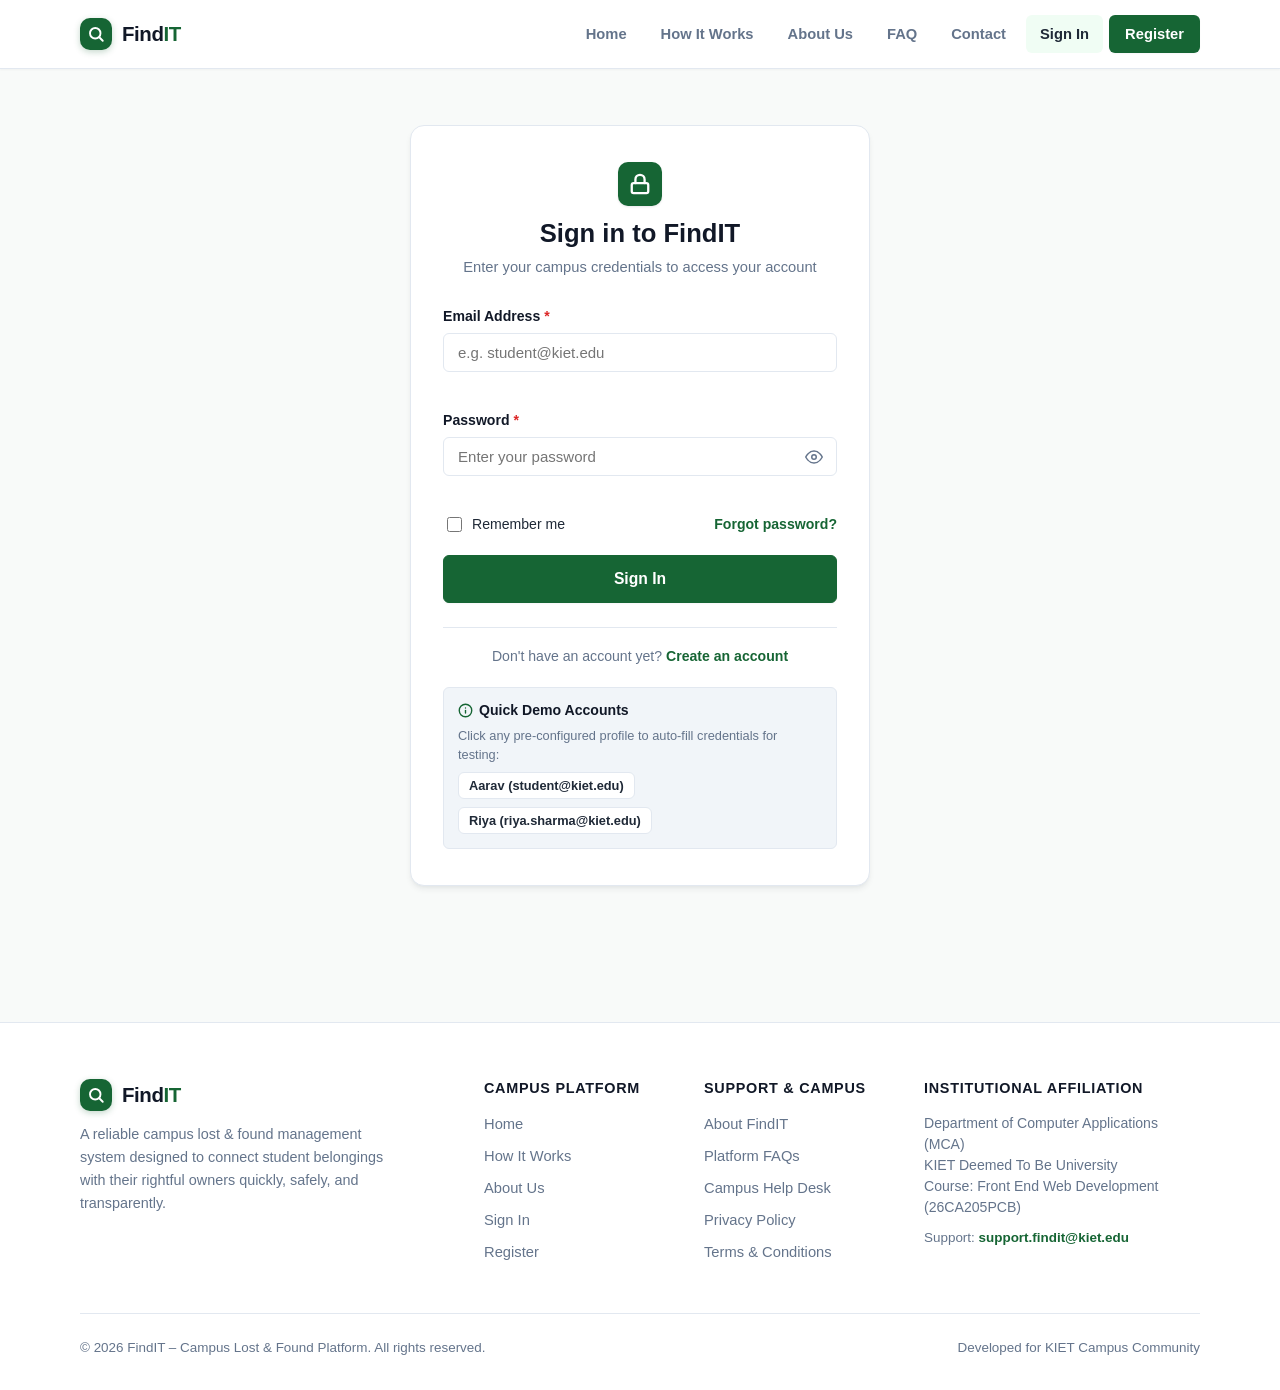
<file: FindIT project/FindIT1_updated/FindIT/login.html>
<!DOCTYPE html>
<html lang="en">
<head>
  <meta charset="UTF-8">
  <meta name="viewport" content="width=device-width, initial-scale=1">
  <title>Sign In – FindIT</title>
  <meta name="description" content="Sign in to your campus FindIT account to file reports and manage item claims.">
  <link rel="stylesheet" href="css/style.css">
</head>
<body data-page="login">
  <div id="site-header"></div>

  <main class="container">
    <div class="auth-container">
      <div class="auth-card">
        <div class="auth-header">
          <div class="auth-brand-logo" aria-hidden="true">
            <svg width="22" height="22" viewBox="0 0 24 24" fill="none" stroke="#fff" stroke-width="2.5" stroke-linecap="round" stroke-linejoin="round">
              <rect width="18" height="11" x="3" y="11" rx="2" ry="2"/>
              <path d="M7 11V7a5 5 0 0 1 10 0v4"/>
            </svg>
          </div>
          <h1>Sign in to FindIT</h1>
          <p>Enter your campus credentials to access your account</p>
        </div>

        <!-- Dynamic notification / alert banner -->
        <div id="authAlert" class="auth-alert" style="display: none;" role="alert">
          <span class="auth-alert-icon" id="alertIcon"></span>
          <span id="alertMsg"></span>
        </div>

        <!-- State when already authenticated -->
        <div id="alreadyLoggedInState" style="display: none; text-align: center; padding: 20px 0;">
          <p style="font-size: 1rem; margin-bottom: 20px;">You are currently signed in as <strong id="loggedInUserDisplay"></strong>.</p>
          <div style="display: flex; gap: 12px; justify-content: center; flex-wrap: wrap;">
            <a href="index.html" class="btn btn-primary">Go to Home</a>
            <button id="authLogoutBtn" class="btn btn-danger" type="button">Sign Out</button>
          </div>
        </div>

        <!-- Login Form -->
        <form id="loginForm" novalidate>
          <div class="field" style="margin-bottom: 16px;">
            <label for="loginEmail">Email Address <span class="req">*</span></label>
            <input type="email" id="loginEmail" name="email" placeholder="e.g. student@kiet.edu" autocomplete="email" required>
            <span class="error" id="emailError"></span>
          </div>

          <div class="field" style="margin-bottom: 6px;">
            <label for="loginPassword">Password <span class="req">*</span></label>
            <div class="password-wrap">
              <input type="password" id="loginPassword" name="password" placeholder="Enter your password" autocomplete="current-password" required>
              <button type="button" class="toggle-pwd-btn" id="toggleLoginPwd" aria-label="Show password" title="Toggle password visibility">
                <svg id="eyeIconOpen" width="18" height="18" viewBox="0 0 24 24" fill="none" stroke="currentColor" stroke-width="2" stroke-linecap="round" stroke-linejoin="round">
                  <path d="M1 12s4-8 11-8 11 8 11 8-4 8-11 8-11-8-11-8z"></path>
                  <circle cx="12" cy="12" r="3"></circle>
                </svg>
                <svg id="eyeIconClosed" width="18" height="18" viewBox="0 0 24 24" fill="none" stroke="currentColor" stroke-width="2" stroke-linecap="round" stroke-linejoin="round" style="display: none;">
                  <path d="M17.94 17.94A10.07 10.07 0 0 1 12 20c-7 0-11-8-11-8a18.45 18.45 0 0 1 5.06-5.94M9.9 4.24A9.12 9.12 0 0 1 12 4c7 0 11 8 11 8a18.5 18.5 0 0 1-2.16 3.19m-6.72-1.07a3 3 0 1 1-4.24-4.24"></path>
                  <line x1="1" y1="1" x2="23" y2="23"></line>
                </svg>
              </button>
            </div>
            <span class="error" id="passwordError"></span>
          </div>

          <div class="auth-options">
            <label class="remember-me">
              <input type="checkbox" id="rememberMe" name="rememberMe">
              <span>Remember me</span>
            </label>
            <a href="#" id="forgotPwdLink" class="forgot-pwd-link">Forgot password?</a>
          </div>

          <button type="submit" class="btn btn-primary btn-auth-submit" id="submitLoginBtn">Sign In</button>

          <div class="auth-footer">
            Don't have an account yet? <a href="register.html" id="registerRedirectLink">Create an account</a>
          </div>

          <!-- Demo credentials quick fill box -->
          <div class="demo-account-box">
            <h4>
              <svg width="15" height="15" viewBox="0 0 24 24" fill="none" stroke="var(--primary)" stroke-width="2.2" stroke-linecap="round" stroke-linejoin="round"><circle cx="12" cy="12" r="10"/><line x1="12" x2="12" y1="16" y2="12"/><line x1="12" x2="12.01" y1="8" y2="8"/></svg>
              Quick Demo Accounts
            </h4>
            <p>Click any pre-configured profile to auto-fill credentials for testing:</p>
            <div class="demo-users-pills">
              <button type="button" class="demo-user-btn" data-email="student@kiet.edu" data-pwd="Password123">
                Aarav (student@kiet.edu)
              </button>
              <button type="button" class="demo-user-btn" data-email="riya.sharma@kiet.edu" data-pwd="Password123">
                Riya (riya.sharma@kiet.edu)
              </button>
            </div>
          </div>
        </form>
      </div>
    </div>
  </main>

  <!-- Forgot Password Dialog -->
  <dialog id="forgotPwdDialog" aria-labelledby="forgotTitle">
    <div class="dialog-content">
      <div class="dialog-head">
        <h3 id="forgotTitle">Password Retrieval</h3>
        <button class="btn btn-outline btn-sm" id="closeForgotDialog" type="button">&times;</button>
      </div>
      <p style="font-size:0.9rem;color:var(--text-muted);margin-bottom:16px;">
        In this frontend demonstration, accounts are stored in your browser's LocalStorage. Enter your registered email to view or reset your password.
      </p>
      <div class="field" style="margin-bottom: 14px;">
        <label for="resetEmailInput">Registered Email</label>
        <input type="email" id="resetEmailInput" placeholder="student@kiet.edu">
        <span class="error" id="resetError"></span>
      </div>
      <div id="resetSuccessMsg" style="color: var(--primary); font-size: 0.9rem; font-weight: 600; margin-bottom: 14px; display: none;"></div>
      <div class="dialog-actions">
        <button type="button" class="btn btn-outline btn-sm" id="cancelForgotDialog">Cancel</button>
        <button type="button" class="btn btn-primary btn-sm" id="lookupPwdBtn">Lookup Credentials</button>
      </div>
    </div>
  </dialog>

  <div id="site-footer"></div>

  <script src="js/auth.js"></script>
  <script src="js/app.js"></script>
  <script src="js/login.js"></script>
</body>
</html>
</file>
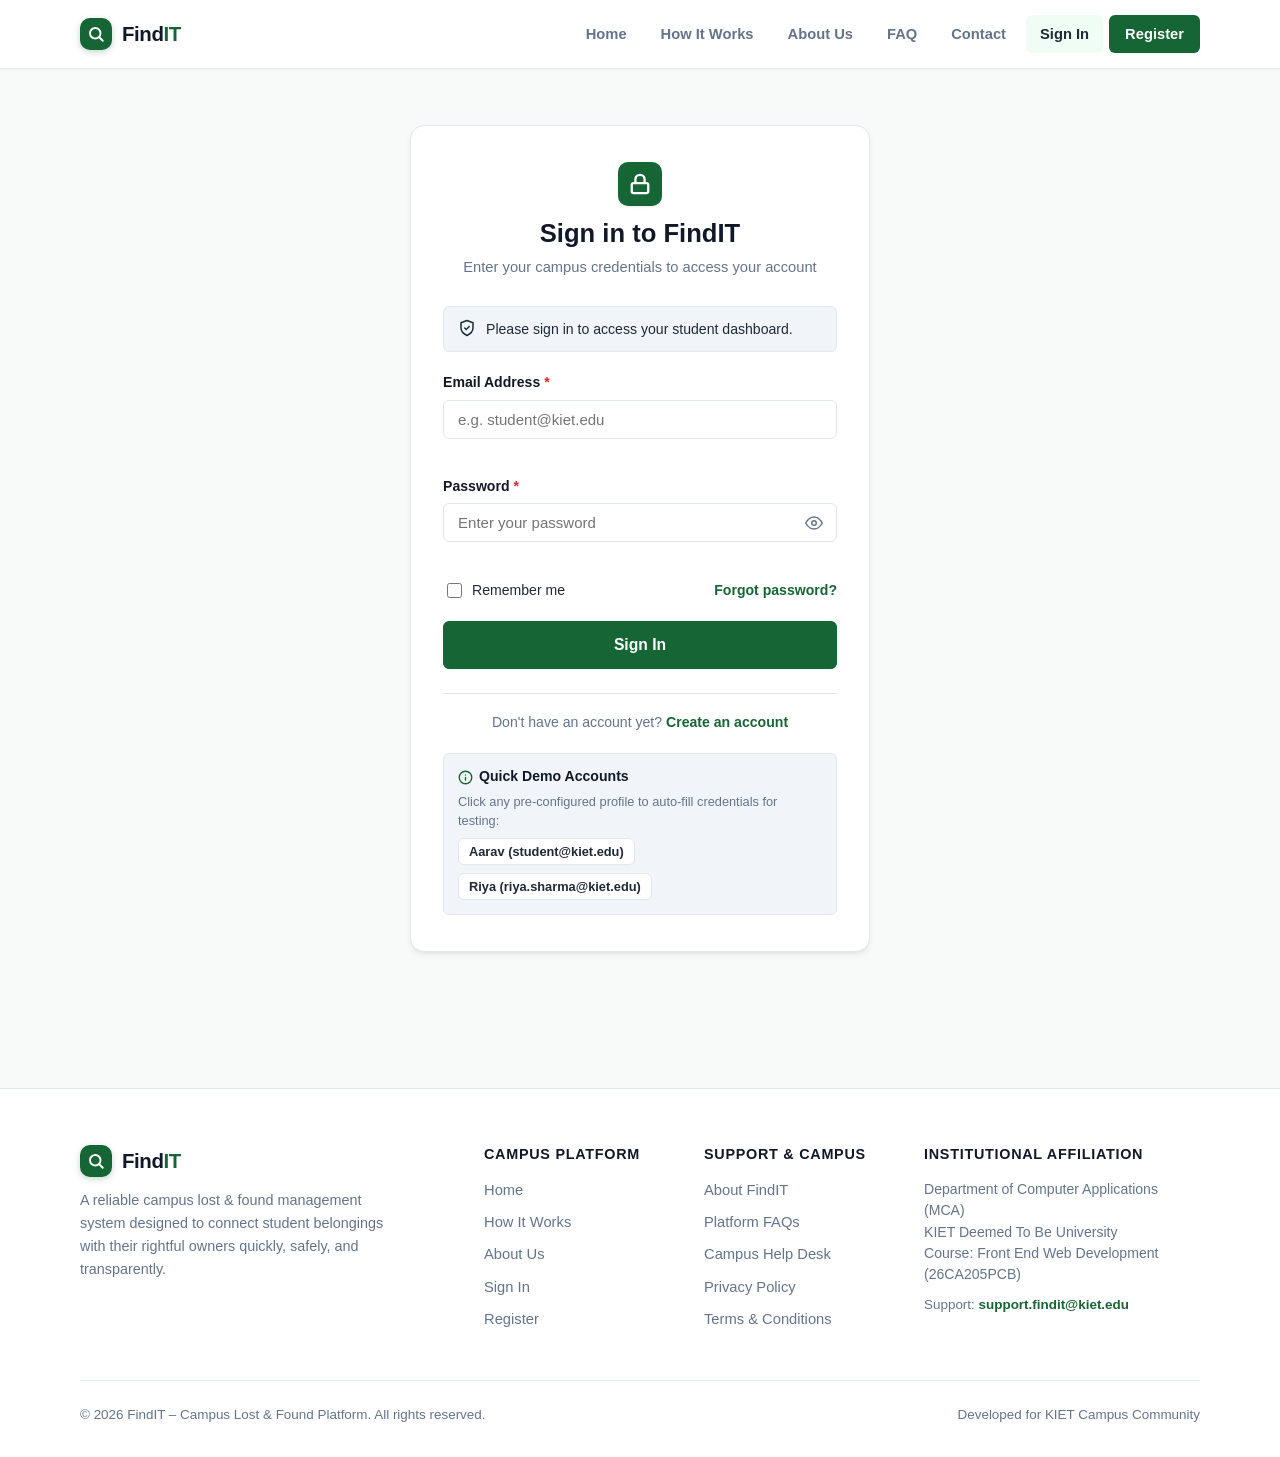
<file: FindIT project/FindIT1_updated/FindIT/my-reports.html>
<!DOCTYPE html>
<html lang="en">
<head>
  <meta charset="UTF-8">
  <meta name="viewport" content="width=device-width, initial-scale=1">
  <title>My Reports – FindIT</title>
  <meta name="description" content="Manage, update, and resolve your campus lost and found listings.">
  <link rel="stylesheet" href="css/style.css">
</head>
<body data-page="my-reports">
  <div id="site-header"></div>

  <main class="container" style="padding-top: 24px; padding-bottom: 64px;">
    <div class="page-head" style="display:flex; justify-content:space-between; align-items:flex-end; flex-wrap:wrap; gap:16px;">
      <div>
        <span class="eyebrow"><span class="dot"></span> Listing Management</span>
        <h1>My Reported Items</h1>
        <p>Review the status of your reported items, resolve claims, and manage handovers.</p>
      </div>
      <div style="display:flex;gap:10px;">
        <a class="btn btn-primary btn-sm" href="report-lost.html">Report Lost</a>
        <a class="btn btn-outline btn-sm" href="report-found.html">Report Found</a>
      </div>
    </div>

    <!-- Filter Tabs -->
    <div class="tabs" role="tablist" style="margin-bottom: 24px;" id="reportTypeTabs">
      <button type="button" class="on" data-tab="all">All My Reports</button>
      <button type="button" data-tab="lost">Lost Reports</button>
      <button type="button" data-tab="found">Found Reports</button>
      <button type="button" data-tab="returned">Returned / Resolved</button>
    </div>

    <!-- Listings Grid -->
    <div id="reportsGrid" class="grid">
      <!-- Injected via JavaScript -->
    </div>
  </main>

  <!-- Edit Listing Modal Dialog (Restricted to Listing Creator) -->
  <dialog id="editDialog" aria-labelledby="editTitle">
    <form id="editForm" method="dialog" novalidate>
      <div class="dialog-head">
        <h3 id="editTitle">Edit Listing Details</h3>
        <button class="btn btn-outline btn-sm" type="button" id="editCancel" aria-label="Close dialog">&times;</button>
      </div>
      <p class="hint" style="margin-top:0;margin-bottom:16px;">
        Update your listing details. Note that listing ownership and creation timestamp are immutable.
      </p>
      <input type="hidden" id="editItemId">
      <div class="field" style="margin-bottom:14px;">
        <label for="editName">Item Name <span class="req">*</span></label>
        <input id="editName" maxlength="80" required>
        <span class="error"></span>
      </div>
      <div class="field" style="margin-bottom:14px;">
        <label for="editCategory">Category <span class="req">*</span></label>
        <select id="editCategory" required></select>
        <span class="error"></span>
      </div>
      <div class="field" style="margin-bottom:14px;">
        <label for="editLocation">Campus Location <span class="req">*</span></label>
        <input id="editLocation" maxlength="120" required>
        <span class="error"></span>
      </div>
      <div class="field" style="margin-bottom:14px;">
        <label for="editDescription">Description <span class="req">*</span></label>
        <textarea id="editDescription" maxlength="500" style="min-height:95px" required></textarea>
        <span class="error"></span>
      </div>
      <div class="dialog-actions">
        <button class="btn btn-outline btn-sm" type="button" id="editCancelBtn">Cancel</button>
        <button class="btn btn-primary btn-sm" type="submit">Save Changes</button>
      </div>
    </form>
  </dialog>

  <div id="site-footer"></div>

  <script src="js/auth.js"></script>
  <script src="js/app.js"></script>
  <script src="js/my-reports.js"></script>
</body>
</html>
</file>
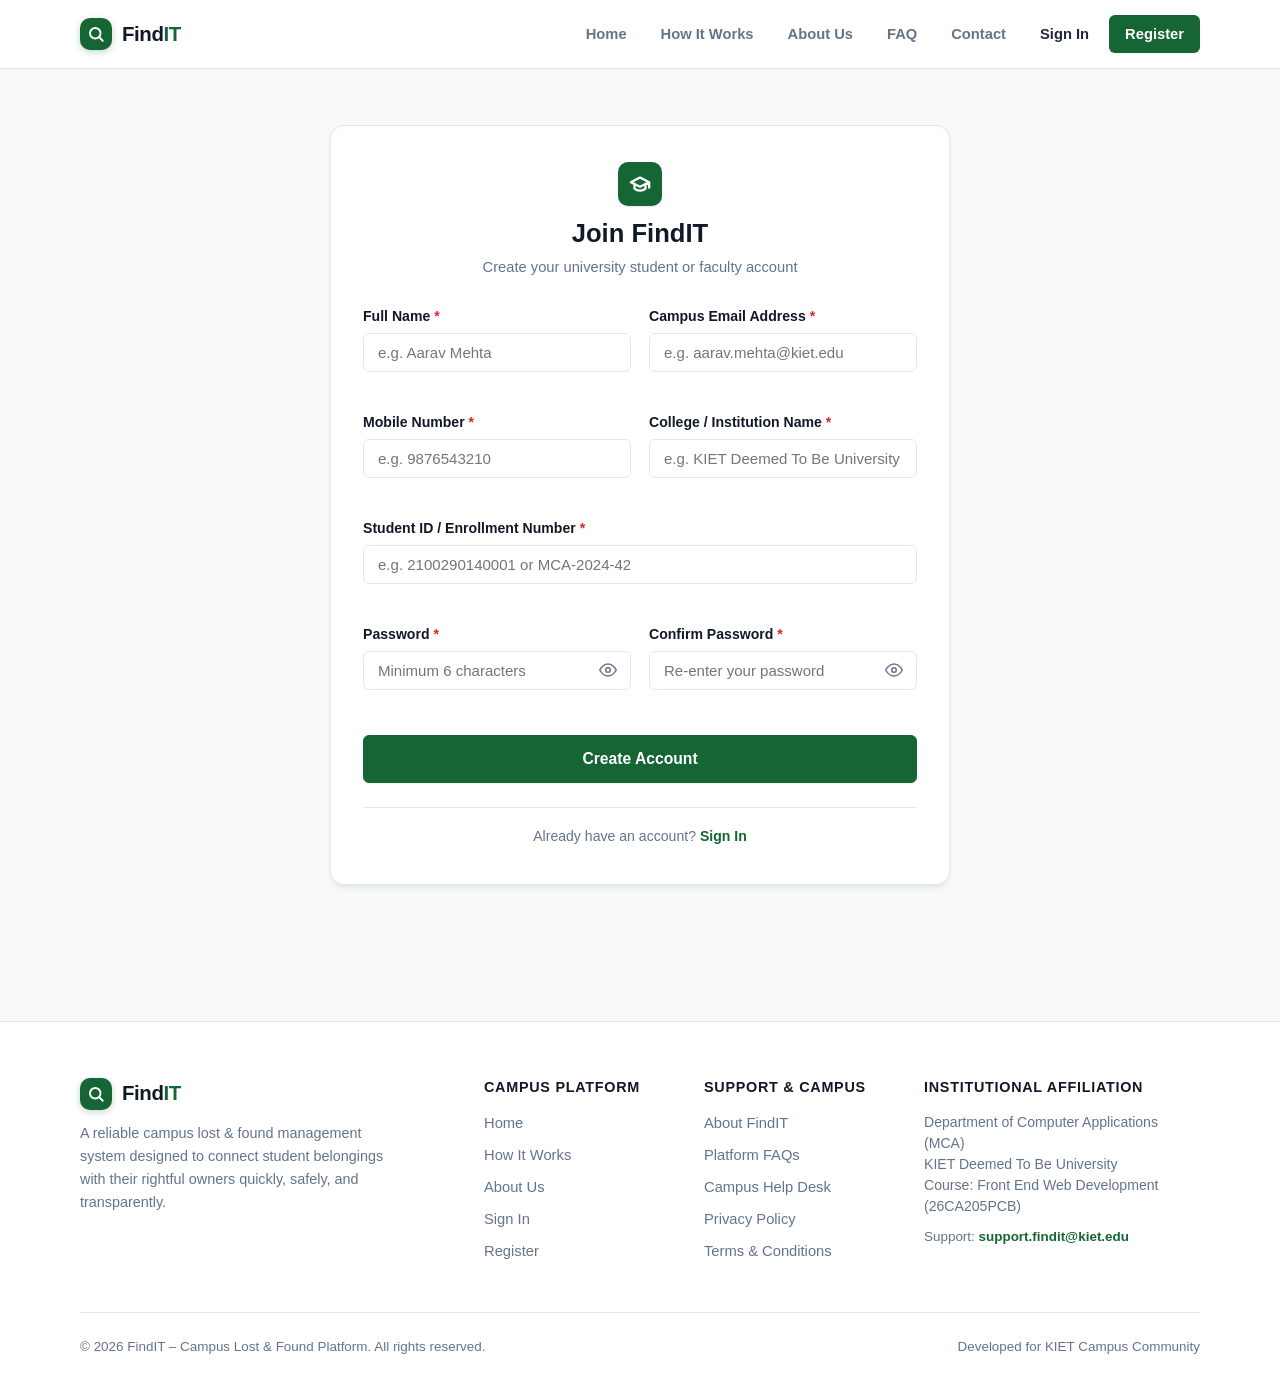
<file: FindIT project/FindIT1_updated/FindIT/register.html>
<!DOCTYPE html>
<html lang="en">
<head>
  <meta charset="UTF-8">
  <meta name="viewport" content="width=device-width, initial-scale=1">
  <title>Create an Account – FindIT</title>
  <meta name="description" content="Register your campus profile to report lost belongings and claim found items on FindIT.">
  <link rel="stylesheet" href="css/style.css">
</head>
<body data-page="register">
  <div id="site-header"></div>

  <main class="container">
    <div class="auth-container">
      <div class="auth-card auth-register">
        <div class="auth-header">
          <div class="auth-brand-logo" aria-hidden="true">
            <svg width="22" height="22" viewBox="0 0 24 24" fill="none" stroke="#fff" stroke-width="2.5" stroke-linecap="round" stroke-linejoin="round">
              <path d="M22 10v6M2 10l10-5 10 5-10 5z"/>
              <path d="M6 12v5c3 3 9 3 12 0v-5"/>
            </svg>
          </div>
          <h1>Join FindIT</h1>
          <p>Create your university student or faculty account</p>
        </div>

        <!-- Alert Notification -->
        <div id="registerAlert" class="auth-alert" style="display: none;" role="alert">
          <span class="auth-alert-icon" id="regAlertIcon"></span>
          <span id="regAlertMsg"></span>
        </div>

        <form id="registerForm" novalidate>
          <div class="form-grid">
            <!-- Full Name -->
            <div class="field">
              <label for="regFullName">Full Name <span class="req">*</span></label>
              <input type="text" id="regFullName" name="fullName" placeholder="e.g. Aarav Mehta" maxlength="60" autocomplete="name" required>
              <span class="error" id="fullNameError"></span>
            </div>

            <!-- Email Address -->
            <div class="field">
              <label for="regEmail">Campus Email Address <span class="req">*</span></label>
              <input type="email" id="regEmail" name="email" placeholder="e.g. aarav.mehta@kiet.edu" autocomplete="email" required>
              <span class="error" id="emailError"></span>
            </div>

            <!-- Mobile Number -->
            <div class="field">
              <label for="regPhone">Mobile Number <span class="req">*</span></label>
              <input type="tel" id="regPhone" name="phone" placeholder="e.g. 9876543210" maxlength="15" autocomplete="tel" required>
              <span class="error" id="phoneError"></span>
            </div>

            <!-- College / University Name -->
            <div class="field">
              <label for="regCollege">College / Institution Name <span class="req">*</span></label>
              <input type="text" id="regCollege" name="college" placeholder="e.g. KIET Deemed To Be University" maxlength="80" required>
              <span class="error" id="collegeError"></span>
            </div>

            <!-- Student ID / Enrollment Number -->
            <div class="field full">
              <label for="regStudentId">Student ID / Enrollment Number <span class="req">*</span></label>
              <input type="text" id="regStudentId" name="studentId" placeholder="e.g. 2100290140001 or MCA-2024-42" maxlength="40" required>
              <span class="error" id="studentIdError"></span>
            </div>

            <!-- Password -->
            <div class="field">
              <label for="regPassword">Password <span class="req">*</span></label>
              <div class="password-wrap">
                <input type="password" id="regPassword" name="password" placeholder="Minimum 6 characters" autocomplete="new-password" required>
                <button type="button" class="toggle-pwd-btn" id="toggleRegPwd" aria-label="Show password" title="Toggle password visibility">
                  <svg class="eye-open" width="18" height="18" viewBox="0 0 24 24" fill="none" stroke="currentColor" stroke-width="2" stroke-linecap="round" stroke-linejoin="round">
                    <path d="M1 12s4-8 11-8 11 8 11 8-4 8-11 8-11-8-11-8z"></path>
                    <circle cx="12" cy="12" r="3"></circle>
                  </svg>
                  <svg class="eye-closed" width="18" height="18" viewBox="0 0 24 24" fill="none" stroke="currentColor" stroke-width="2" stroke-linecap="round" stroke-linejoin="round" style="display: none;">
                    <path d="M17.94 17.94A10.07 10.07 0 0 1 12 20c-7 0-11-8-11-8a18.45 18.45 0 0 1 5.06-5.94M9.9 4.24A9.12 9.12 0 0 1 12 4c7 0 11 8 11 8a18.5 18.5 0 0 1-2.16 3.19m-6.72-1.07a3 3 0 1 1-4.24-4.24"></path>
                    <line x1="1" y1="1" x2="23" y2="23"></line>
                  </svg>
                </button>
              </div>
              <!-- Dynamic password strength meter -->
              <div class="pwd-strength-container" id="pwdStrengthBox" style="display: none;">
                <div class="pwd-strength-bar"><div class="pwd-strength-fill" id="pwdStrengthFill"></div></div>
                <div class="pwd-strength-label" id="pwdStrengthLabel">Password strength</div>
              </div>
              <span class="error" id="passwordError"></span>
            </div>

            <!-- Confirm Password -->
            <div class="field">
              <label for="regConfirmPassword">Confirm Password <span class="req">*</span></label>
              <div class="password-wrap">
                <input type="password" id="regConfirmPassword" name="confirmPassword" placeholder="Re-enter your password" autocomplete="new-password" required>
                <button type="button" class="toggle-pwd-btn" id="toggleRegConfirmPwd" aria-label="Show password" title="Toggle password visibility">
                  <svg class="eye-open" width="18" height="18" viewBox="0 0 24 24" fill="none" stroke="currentColor" stroke-width="2" stroke-linecap="round" stroke-linejoin="round">
                    <path d="M1 12s4-8 11-8 11 8 11 8-4 8-11 8-11-8-11-8z"></path>
                    <circle cx="12" cy="12" r="3"></circle>
                  </svg>
                  <svg class="eye-closed" width="18" height="18" viewBox="0 0 24 24" fill="none" stroke="currentColor" stroke-width="2" stroke-linecap="round" stroke-linejoin="round" style="display: none;">
                    <path d="M17.94 17.94A10.07 10.07 0 0 1 12 20c-7 0-11-8-11-8a18.45 18.45 0 0 1 5.06-5.94M9.9 4.24A9.12 9.12 0 0 1 12 4c7 0 11 8 11 8a18.5 18.5 0 0 1-2.16 3.19m-6.72-1.07a3 3 0 1 1-4.24-4.24"></path>
                    <line x1="1" y1="1" x2="23" y2="23"></line>
                  </svg>
                </button>
              </div>
              <span class="error" id="confirmPasswordError"></span>
            </div>
          </div>

          <div style="margin-top: 24px;">
            <button type="submit" class="btn btn-primary btn-auth-submit" id="submitRegisterBtn">Create Account</button>
          </div>

          <div class="auth-footer">
            Already have an account? <a href="login.html" id="loginRedirectLink">Sign In</a>
          </div>
        </form>
      </div>
    </div>
  </main>

  <div id="site-footer"></div>

  <script src="js/auth.js"></script>
  <script src="js/app.js"></script>
  <script src="js/register.js"></script>
</body>
</html>
</file>
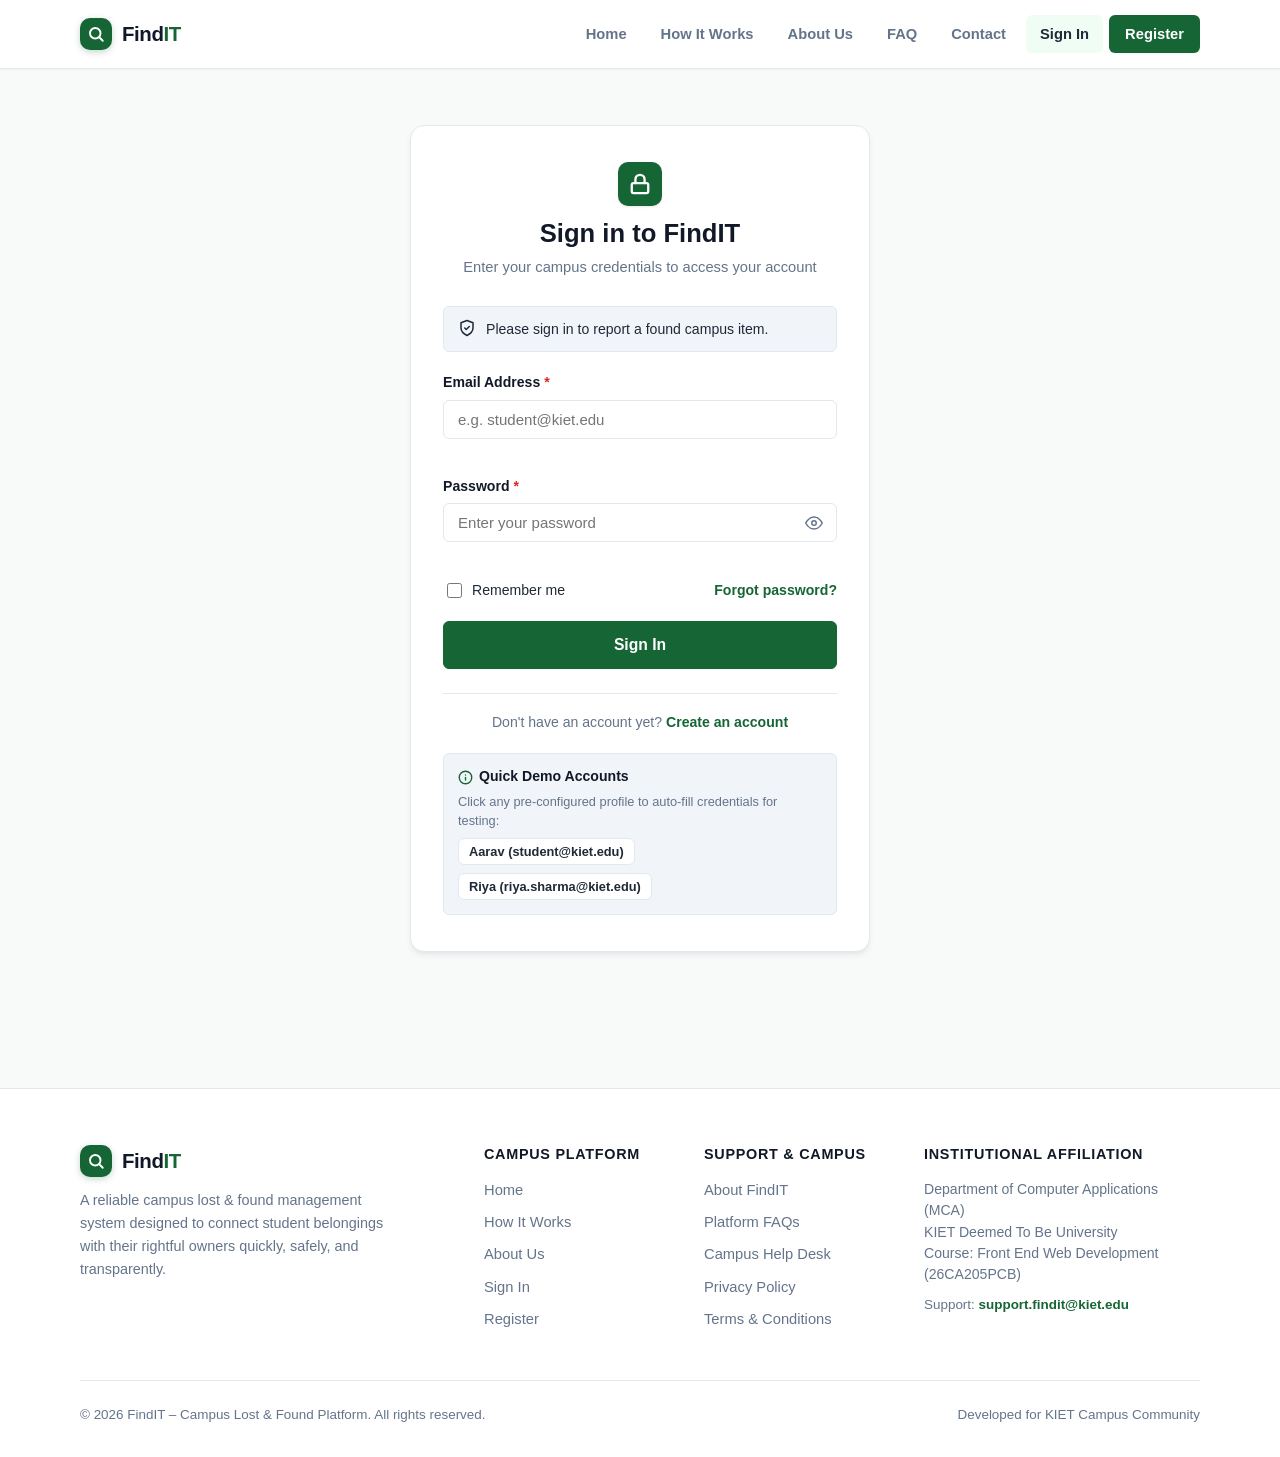
<file: FindIT project/FindIT1_updated/FindIT/report-found.html>
<!DOCTYPE html>
<html lang="en">
<head>
  <meta charset="UTF-8">
  <meta name="viewport" content="width=device-width, initial-scale=1">
  <title>Report a Found Item – FindIT</title>
  <meta name="description" content="Report an item found on campus to help reconnect it with its rightful owner.">
  <link rel="stylesheet" href="css/style.css">
</head>
<body data-page="found">
  <div id="site-header"></div>

  <main class="container">
    <div class="page-head">
      <span class="eyebrow">
        <span class="dot"></span> Found Report
      </span>
      <h1>Report a Found Item</h1>
      <p>Register an unattended belonging discovered on campus. State where it was found and where the owner can collect it.</p>
    </div>

    <div class="layout-2">
      <div class="panel">
        <form id="reportForm" data-type="found" novalidate>
          <div class="form-grid">
            <div class="field full">
              <label for="name">Item Name <span class="req">*</span></label>
              <input id="name" name="name" maxlength="80" placeholder="e.g. Spiral Notebook with Pen, Set of 3 Keys" required>
              <span class="error"></span>
            </div>

            <div class="field">
              <label for="category">Category <span class="req">*</span></label>
              <select id="category" name="category" required></select>
              <span class="error"></span>
            </div>

            <div class="field">
              <label for="date">Date Found <span class="req">*</span></label>
              <input id="date" name="date" type="date" required>
              <span class="error"></span>
            </div>

            <div class="field full">
              <label for="location">Location Where Found <span class="req">*</span></label>
              <input id="location" name="location" maxlength="80" placeholder="e.g. Block A 1st Floor Corridor, Near Water Cooler" required>
              <span class="hint">Specify the exact campus spot where the item was discovered.</span>
              <span class="error"></span>
            </div>

            <div class="field full">
              <label for="description">Item Description &amp; Safekeeping Location <span class="req">*</span></label>
              <textarea id="description" name="description" maxlength="500" placeholder="Describe general appearance and state where the item is currently held (e.g. Handed to Library Reception, Security Cabin Gate 1, or in my custody)..."></textarea>
              <div style="display:flex;justify-content:space-between;margin-top:4px;">
                <span class="hint">Minimum 10 characters. Avoid disclosing private card numbers or device passwords.</span>
                <span class="hint"><span id="count">0</span>/500</span>
              </div>
              <span class="error"></span>
            </div>

            <!-- Image Upload Component -->
            <div class="field full">
              <label>Item Photograph (Optional but recommended)</label>
              <input type="file" id="itemImage" accept="image/*" style="display:none;">
              <div class="image-upload-zone" id="uploadDropzone" tabindex="0" role="button" aria-label="Upload item image">
                <div class="upload-icon-svg" aria-hidden="true">
                  <svg width="32" height="32" viewBox="0 0 24 24" fill="none" stroke="currentColor" stroke-width="2" stroke-linecap="round" stroke-linejoin="round">
                    <path d="M21 15v4a2 2 0 0 1-2 2H5a2 2 0 0 1-2-2v-4"/><polyline points="17 8 12 3 7 8"/><line x1="12" x2="12" y1="3" y2="15"/>
                  </svg>
                </div>
                <div style="font-weight: 600; color: var(--text-main); margin-bottom: 4px;">Click or drag an image here to upload</div>
                <div class="hint">PNG, JPG, or WebP up to 4MB. Visuals allow owners to recognize their belongings immediately.</div>
              </div>

              <div class="image-preview-container" id="imagePreviewBox" style="display: none;">
                <img class="preview-img-tag" id="previewImg" src="" alt="Selected item image">
                <div>
                  <div style="font-weight: 600; font-size: 0.9rem;" id="fileNameDisplay">item-photo.jpg</div>
                  <div class="hint" id="fileSizeDisplay">Ready for upload</div>
                </div>
                <button type="button" class="btn-remove-img" id="removeImgBtn">Remove image</button>
              </div>
            </div>

            <div class="field">
              <label for="contactName">Your Name (Finder / Staff) <span class="req">*</span></label>
              <input id="contactName" name="contactName" maxlength="60" autocomplete="name" placeholder="Finder's name or department desk" required>
              <span class="error"></span>
            </div>

            <div class="field">
              <label for="contact">Contact Email or Phone <span class="req">*</span></label>
              <input id="contact" name="contact" maxlength="60" placeholder="e.g. security@kiet.edu or 9876500011" required>
              <span class="hint">So the verified owner can arrange safe handover.</span>
              <span class="error"></span>
            </div>
          </div>

          <div class="form-actions">
            <button class="btn btn-primary" type="submit">Submit Found Report</button>
            <button class="btn btn-outline" type="reset">Clear Form</button>
          </div>
        </form>
      </div>

      <aside class="tips">
        <h3>
          <svg width="18" height="18" viewBox="0 0 24 24" fill="none" stroke="var(--primary)" stroke-width="2" stroke-linecap="round" stroke-linejoin="round"><path d="M12 22s8-4 8-10V5l-8-3-8 3v7c0 6 8 10 8 10z"/><path d="m9 12 2 2 4-4"/></svg>
          Guidelines for Finders
        </h3>
        <ul>
          <li><strong>High-Value Items:</strong> For laptops, phones, wallets, or government IDs, surrender them to the nearest Campus Security Desk or Faculty Office.</li>
          <li><strong>Protect Confidential Details:</strong> Do not publicly publish full card numbers or sensitive student documents; let the claiming student describe these to confirm ownership.</li>
          <li><strong>Check Lost Reports:</strong> A student might have already filed a matching report. Check <a href="search.html?type=lost" style="color:var(--primary);font-weight:600;">Lost Reports</a>.</li>
        </ul>
      </aside>
    </div>
  </main>

  <div id="site-footer"></div>

  <script src="js/auth.js"></script>
  <script src="js/app.js"></script>
  <script src="js/report.js"></script>
</body>
</html>
</file>
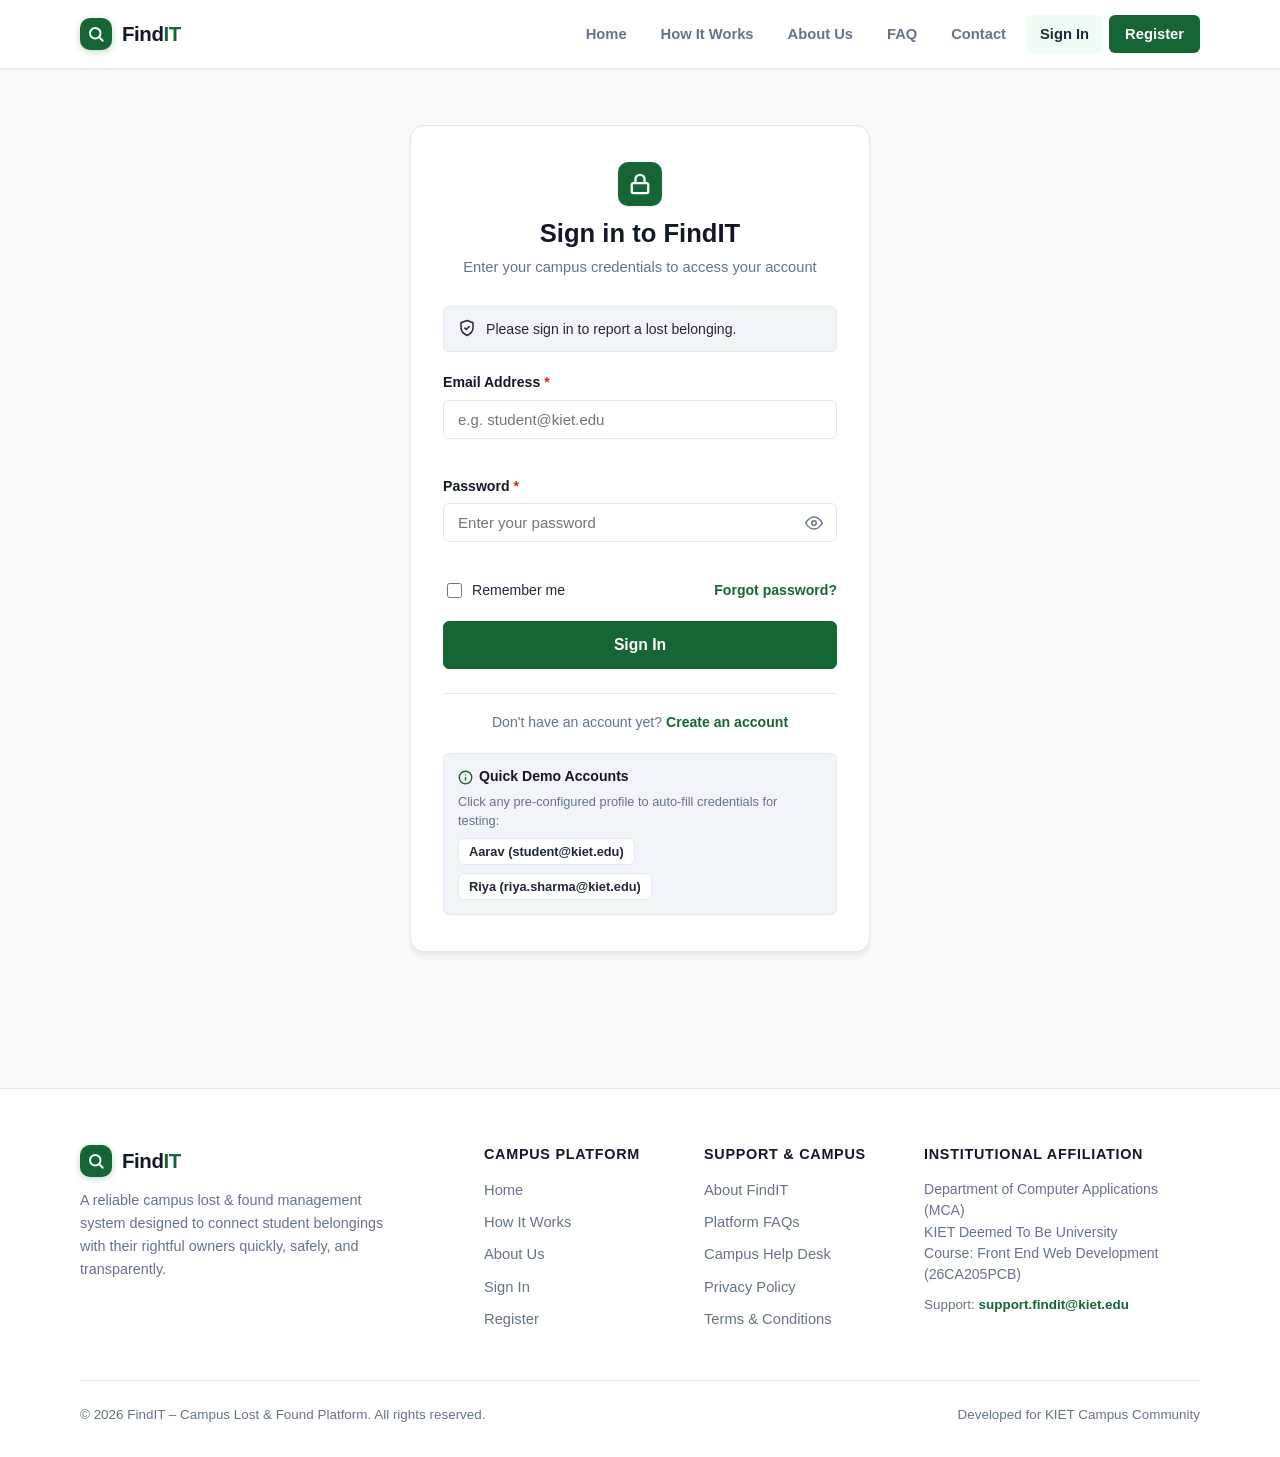
<file: FindIT project/FindIT1_updated/FindIT/report-lost.html>
<!DOCTYPE html>
<html lang="en">
<head>
  <meta charset="UTF-8">
  <meta name="viewport" content="width=device-width, initial-scale=1">
  <title>Report a Lost Item – FindIT</title>
  <meta name="description" content="Report a misplaced or lost belonging on campus to begin automated matching with found items.">
  <link rel="stylesheet" href="css/style.css">
</head>
<body data-page="lost">
  <div id="site-header"></div>

  <main class="container">
    <div class="page-head">
      <span class="eyebrow" style="color:var(--lost-color);background-color:var(--lost-bg);border-color:var(--lost-border);">
        <span class="dot" style="background-color:var(--lost-color);"></span> Lost Report
      </span>
      <h1>Report a Lost Belonging</h1>
      <p>Provide specific details about your misplaced item so campus security, staff, and fellow students can match and return it.</p>
    </div>

    <div class="layout-2">
      <div class="panel">
        <form id="reportForm" data-type="lost" novalidate>
          <div class="form-grid">
            <div class="field full">
              <label for="name">Item Name <span class="req">*</span></label>
              <input id="name" name="name" maxlength="80" placeholder="e.g. Black iPhone 13, Navy Blue Umbrella" required>
              <span class="error"></span>
            </div>

            <div class="field">
              <label for="category">Category <span class="req">*</span></label>
              <select id="category" name="category" required></select>
              <span class="error"></span>
            </div>

            <div class="field">
              <label for="date">Date Lost <span class="req">*</span></label>
              <input id="date" name="date" type="date" required>
              <span class="error"></span>
            </div>

            <div class="field full">
              <label for="location">Estimated Campus Location <span class="req">*</span></label>
              <input id="location" name="location" maxlength="80" placeholder="e.g. Central Library 2nd floor, Canteen, Block A" required>
              <span class="hint">Be as specific as possible (room number, bench, corridor).</span>
              <span class="error"></span>
            </div>

            <div class="field full">
              <label for="description">Detailed Description <span class="req">*</span></label>
              <textarea id="description" name="description" maxlength="500" placeholder="Provide distinct physical markers: brand, stickers, scratches, case color, or contents..."></textarea>
              <div style="display:flex;justify-content:space-between;margin-top:4px;">
                <span class="hint">Minimum 10 characters. Avoid posting sensitive card numbers or PINs.</span>
                <span class="hint"><span id="count">0</span>/500</span>
              </div>
              <span class="error"></span>
            </div>

            <!-- Image Upload Component -->
            <div class="field full">
              <label>Item Photograph (Optional but recommended)</label>
              <input type="file" id="itemImage" accept="image/*" style="display:none;">
              <div class="image-upload-zone" id="uploadDropzone" tabindex="0" role="button" aria-label="Upload item image">
                <div class="upload-icon-svg" aria-hidden="true">
                  <svg width="32" height="32" viewBox="0 0 24 24" fill="none" stroke="currentColor" stroke-width="2" stroke-linecap="round" stroke-linejoin="round">
                    <path d="M21 15v4a2 2 0 0 1-2 2H5a2 2 0 0 1-2-2v-4"/><polyline points="17 8 12 3 7 8"/><line x1="12" x2="12" y1="3" y2="15"/>
                  </svg>
                </div>
                <div style="font-weight: 600; color: var(--text-main); margin-bottom: 4px;">Click or drag an image here to upload</div>
                <div class="hint">PNG, JPG, or WebP up to 4MB. Visuals speed up owner verification significantly.</div>
              </div>

              <div class="image-preview-container" id="imagePreviewBox" style="display: none;">
                <img class="preview-img-tag" id="previewImg" src="" alt="Selected item image">
                <div>
                  <div style="font-weight: 600; font-size: 0.9rem;" id="fileNameDisplay">item-photo.jpg</div>
                  <div class="hint" id="fileSizeDisplay">Ready for upload</div>
                </div>
                <button type="button" class="btn-remove-img" id="removeImgBtn">Remove image</button>
              </div>
            </div>

            <div class="field">
              <label for="contactName">Your Name <span class="req">*</span></label>
              <input id="contactName" name="contactName" maxlength="60" autocomplete="name" placeholder="Full legal or campus name" required>
              <span class="error"></span>
            </div>

            <div class="field">
              <label for="contact">Contact Email or Phone <span class="req">*</span></label>
              <input id="contact" name="contact" maxlength="60" placeholder="student@kiet.edu or 9876543210" required>
              <span class="hint">Visible only to verified campus members.</span>
              <span class="error"></span>
            </div>
          </div>

          <div class="form-actions">
            <button class="btn btn-primary" type="submit" style="background-color:var(--lost-color);border-color:var(--lost-color);">Submit Lost Report</button>
            <button class="btn btn-outline" type="reset">Clear Form</button>
          </div>
        </form>
      </div>

      <aside class="tips">
        <h3>
          <svg width="18" height="18" viewBox="0 0 24 24" fill="none" stroke="var(--primary)" stroke-width="2" stroke-linecap="round" stroke-linejoin="round"><circle cx="12" cy="12" r="10"/><line x1="12" x2="12" y1="16" y2="12"/><line x1="12" x2="12.01" y1="8" y2="8"/></svg>
          Reporting Best Practices
        </h3>
        <ul>
          <li><strong>Check existing found listings:</strong> Someone may have already submitted your item to the security desk. Visit <a href="search.html?type=found" style="color:var(--primary);font-weight:600;">Found Items</a> first.</li>
          <li><strong>Note physical marks:</strong> Scratches, phone wallpapers, brand names, or distinctive keychains help prove ownership without ambiguity.</li>
          <li><strong>Keep contact channels open:</strong> Ensure your email or phone number is active to receive claim notifications immediately.</li>
        </ul>
      </aside>
    </div>
  </main>

  <div id="site-footer"></div>

  <script src="js/auth.js"></script>
  <script src="js/app.js"></script>
  <script src="js/report.js"></script>
</body>
</html>
</file>
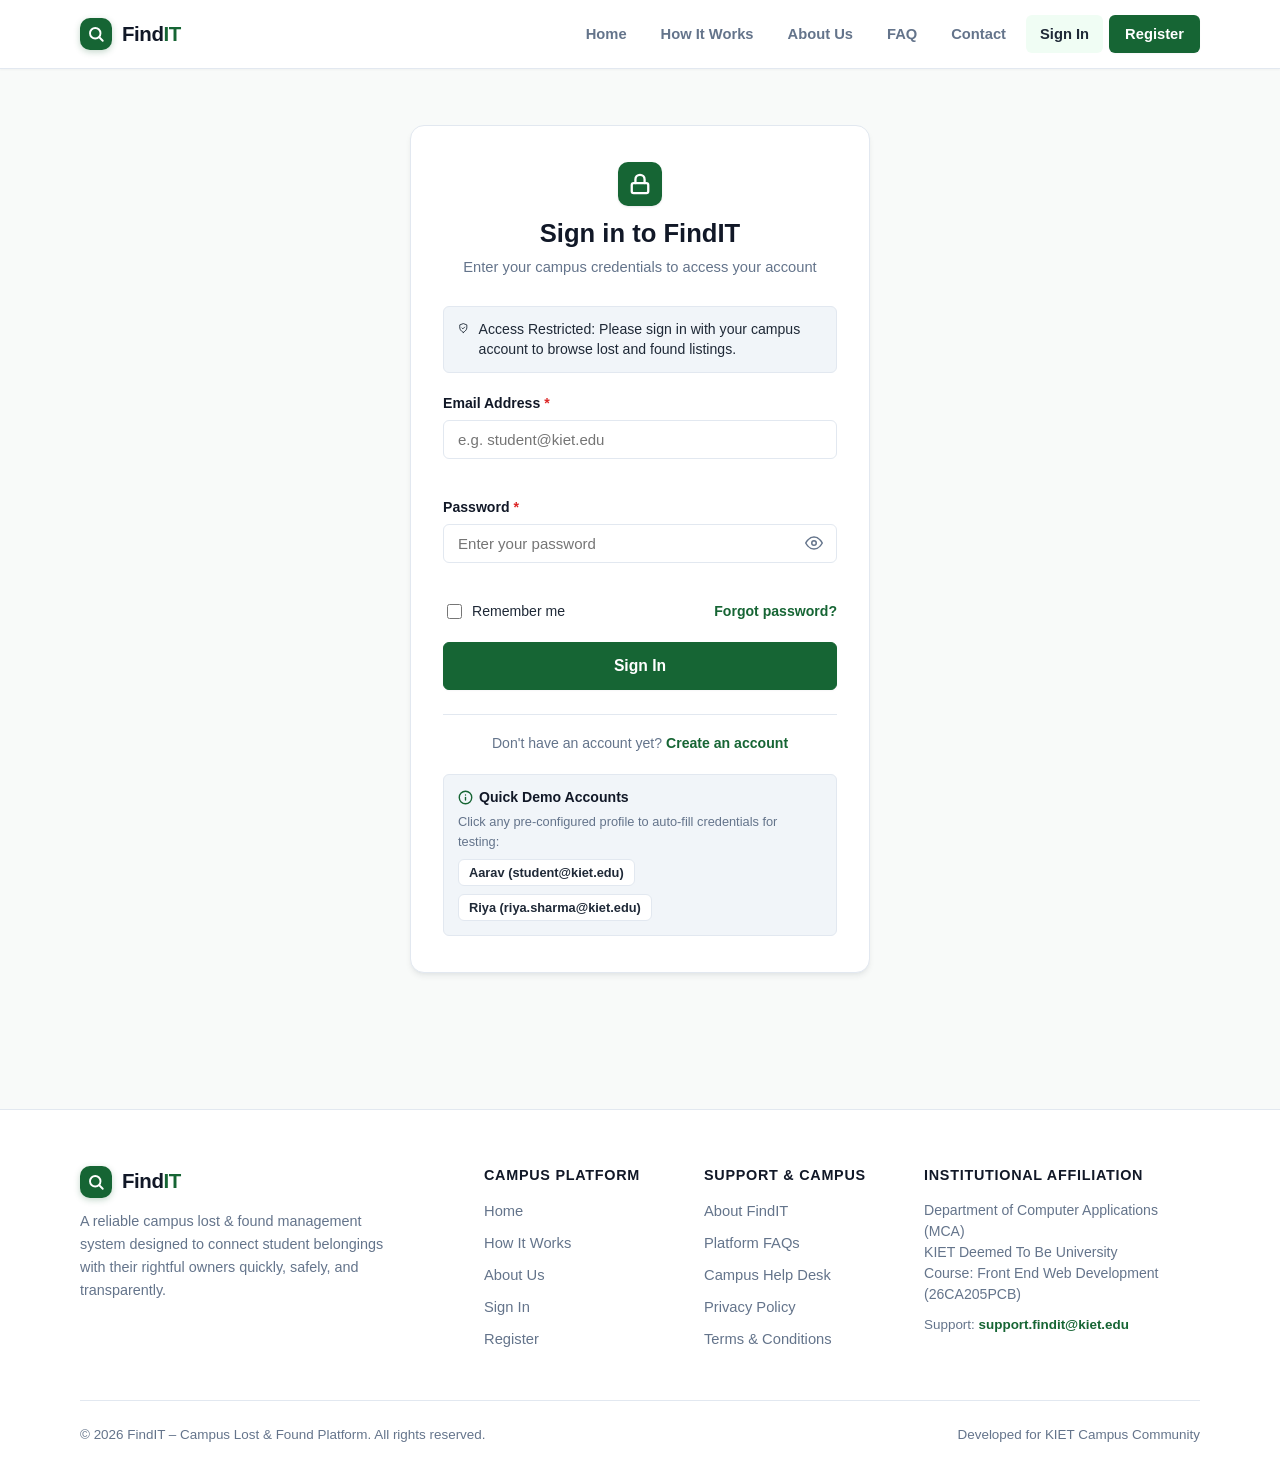
<file: FindIT project/FindIT1_updated/FindIT/search.html>
<!DOCTYPE html>
<html lang="en">
<head>
  <meta charset="UTF-8">
  <meta name="viewport" content="width=device-width, initial-scale=1">
  <title>Browse Items – FindIT</title>
  <meta name="description" content="Discover, search, and filter lost and found items across the university campus.">
  <link rel="stylesheet" href="css/style.css">
</head>
<body data-page="search">
  <div id="site-header"></div>

  <main class="container">
    <div class="page-head">
      <span class="eyebrow"><span class="dot"></span> Campus Catalog</span>
      <h1>Browse Campus Items</h1>
      <p>Filter active lost and found reports by keyword, category, campus facility, or date.</p>
    </div>

    <!-- Filter Control Panel -->
    <div class="search-filter-panel">
      <form class="filters-grid" id="filters" role="search" onsubmit="return false">
        <div class="field">
          <label for="q">Search by Keyword</label>
          <input id="q" type="search" placeholder="e.g. iPhone, leather wallet, keys..." autocomplete="off">
        </div>
        <div class="field">
          <label for="cat">Category</label>
          <select id="cat"></select>
        </div>
        <div class="field">
          <label for="loc">Campus Location</label>
          <input id="loc" type="search" placeholder="e.g. Library, Canteen, Gate 2...">
        </div>
        <div class="field">
          <label for="since">Reported Since</label>
          <input id="since" type="date">
        </div>
      </form>
    </div>

    <!-- Type Selection Tabs -->
    <div class="tabs" role="tablist" aria-label="Item listing type">
      <button type="button" role="tab" data-type="all" class="on">All Listings</button>
      <button type="button" role="tab" data-type="lost">Lost Belongings</button>
      <button type="button" role="tab" data-type="found">Found Items</button>
    </div>

    <!-- Results Status & Secondary Controls -->
    <div class="result-bar">
      <div id="count" style="font-weight: 700; color: var(--text-main);" aria-live="polite">Loading items...</div>
      <div style="display:flex;gap:16px;align-items:center;flex-wrap:wrap">
        <label class="check">
          <input type="checkbox" id="showReturned"> Show resolved / returned
        </label>
        <label class="check" for="sort" style="gap:6px">
          <span>Sort:</span>
          <select id="sort" style="width:auto;padding:6px 10px;font-size:0.86rem;">
            <option value="new">Newest First</option>
            <option value="old">Oldest First</option>
            <option value="az">Item Name (A–Z)</option>
          </select>
        </label>
        <button class="btn btn-outline btn-sm" id="clear" type="button">Clear Filters</button>
      </div>
    </div>

    <!-- Results Grid -->
    <div class="grid" id="results" style="padding-bottom: 56px;"></div>
  </main>

  <div id="site-footer"></div>

  <script src="js/auth.js"></script>
  <script src="js/app.js"></script>
  <script src="js/search.js"></script>
</body>
</html>
</file>
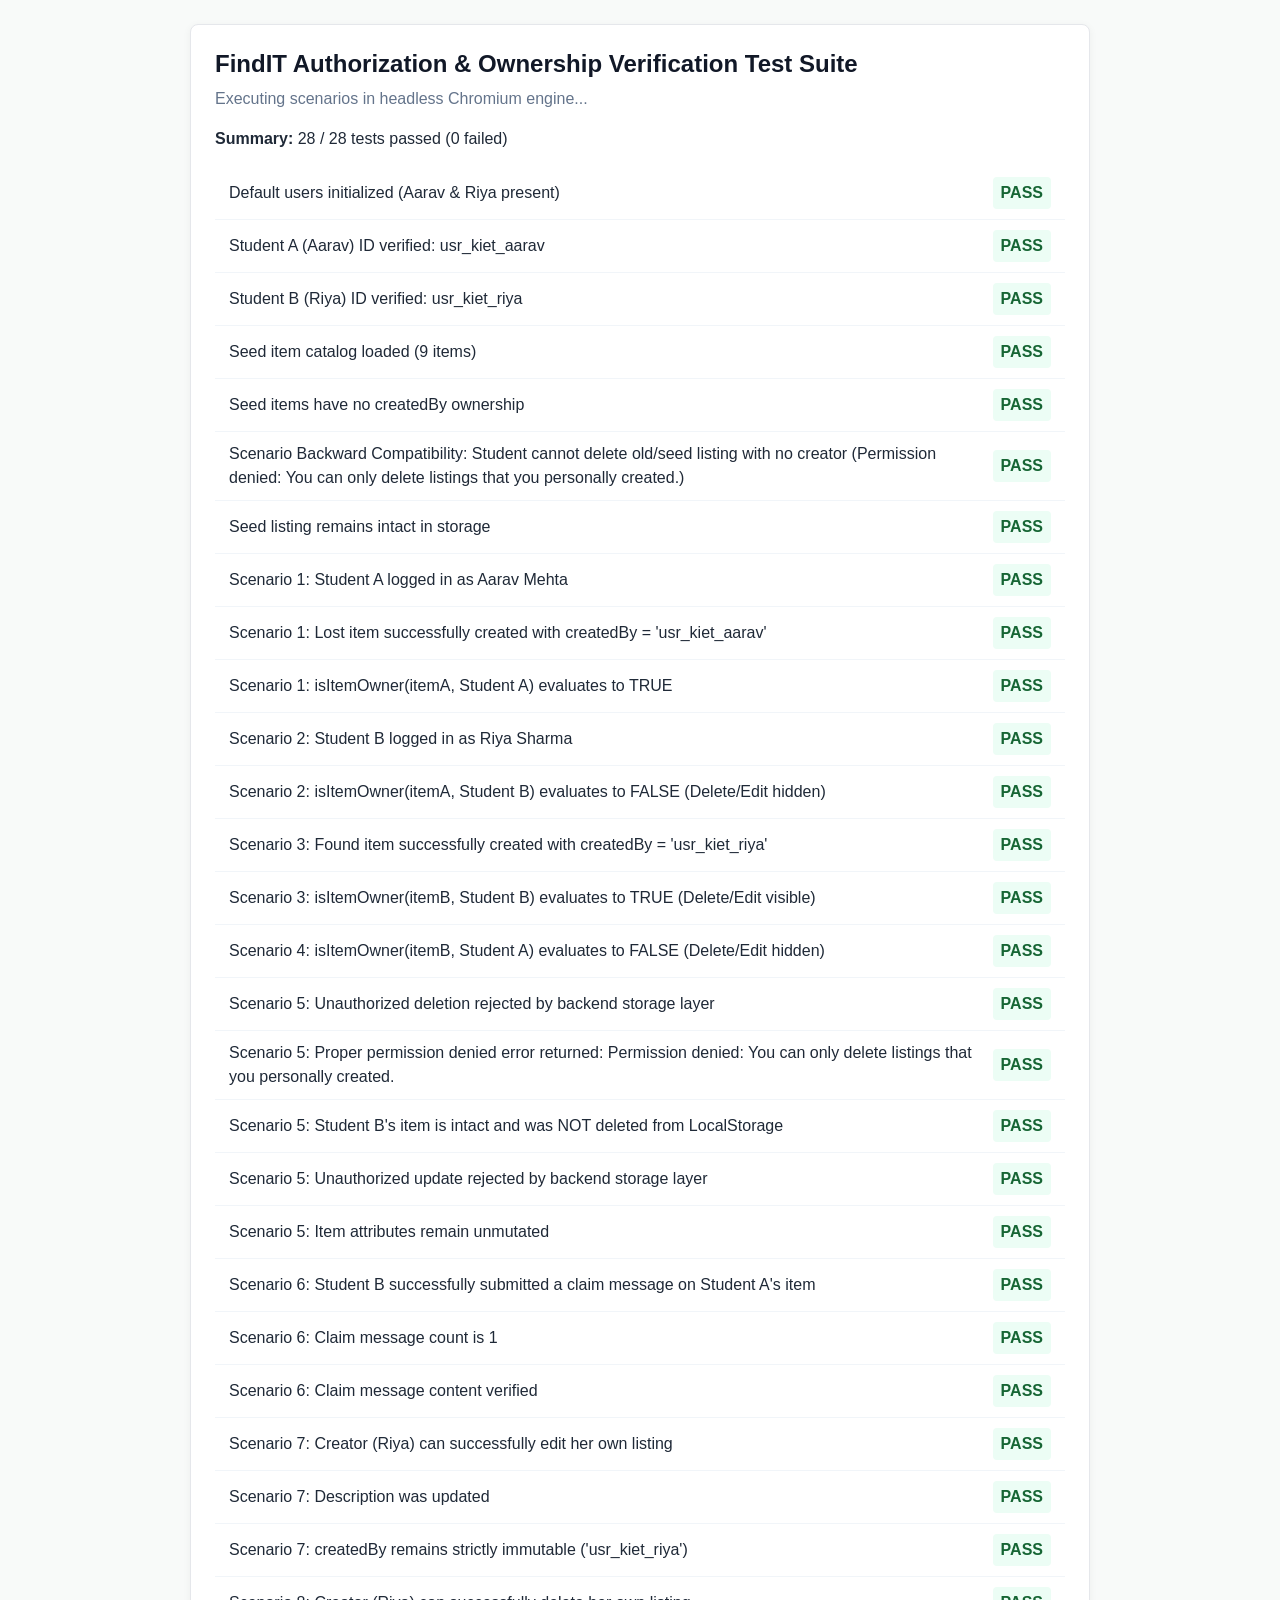
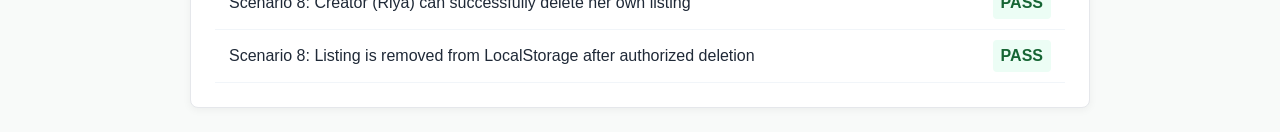
<file: FindIT project/FindIT1_updated/FindIT/verify_tests.html>
<!DOCTYPE html>
<html lang="en">
<head>
  <meta charset="UTF-8">
  <title>FindIT Ownership Authorization Verification Suite</title>
  <link rel="stylesheet" href="css/style.css">
  <style>
    body { font-family: -apple-system, BlinkMacSystemFont, "Segoe UI", Roboto, sans-serif; padding: 24px; background: #f8faf9; }
    .test-box { max-width: 900px; margin: 0 auto; background: white; border-radius: 8px; border: 1px solid #e5e7eb; padding: 24px; box-shadow: 0 2px 8px rgba(0,0,0,0.05); }
    .test-row { padding: 10px 14px; border-bottom: 1px solid #f1f5f9; display: flex; justify-content: space-between; align-items: center; }
    .pass { color: #166534; font-weight: 600; background: #ecfdf5; padding: 4px 8px; border-radius: 4px; }
    .fail { color: #991b1b; font-weight: 600; background: #fef2f2; padding: 4px 8px; border-radius: 4px; }
  </style>
</head>
<body>
  <div class="test-box">
    <h2>FindIT Authorization &amp; Ownership Verification Test Suite</h2>
    <p>Executing scenarios in headless Chromium engine...</p>
    <div id="results">Running tests...</div>
  </div>

  <script src="js/auth.js"></script>
  <script src="js/app.js"></script>
  <script>
    window.addEventListener("load", function () {
      const resultsEl = document.getElementById("results");
      const logs = [];

      function assert(condition, message) {
        logs.push({
          pass: !!condition,
          message: message
        });
      }

      try {
        const Auth = window.FindITAuth;
        const F = window.FindIT;

        // Reset demo state for fresh test run
        localStorage.clear();
        sessionStorage.clear();
        F.resetDemoData();

        // Initialize users and seed items
        const users = Auth.getUsers();
        assert(users.length >= 2, "Default users initialized (Aarav & Riya present)");

        const aaravUser = users.find(u => u.email === "student@kiet.edu");
        const riyaUser = users.find(u => u.email === "riya.sharma@kiet.edu");
        assert(aaravUser && aaravUser.id === "usr_kiet_aarav", "Student A (Aarav) ID verified: usr_kiet_aarav");
        assert(riyaUser && riyaUser.id === "usr_kiet_riya", "Student B (Riya) ID verified: usr_kiet_riya");

        // Seed items verification
        const initialItems = F.loadItems();
        assert(initialItems.length > 0, "Seed item catalog loaded (" + initialItems.length + " items)");
        const seedItem = initialItems[0];
        assert(!seedItem.createdBy, "Seed items have no createdBy ownership");

        // Backward compatibility: Neither student should be permitted to delete seed items
        Auth.login("student@kiet.edu", "Password123");
        const deleteSeedRes = F.deleteItem(seedItem.id, aaravUser);
        assert(!deleteSeedRes.success && deleteSeedRes.error.includes("Permission denied"), 
          "Scenario Backward Compatibility: Student cannot delete old/seed listing with no creator (" + deleteSeedRes.error + ")");
        assert(F.getItem(seedItem.id) !== undefined, "Seed listing remains intact in storage");

        // ==========================================
        // SCENARIO 1: Student A logs in, creates a Lost item.
        // Verify Student A is verified creator and sees Delete/Edit authorization.
        // ==========================================
        Auth.login("student@kiet.edu", "Password123");
        const currentStudentA = Auth.getCurrentUser();
        assert(currentStudentA.id === aaravUser.id, "Scenario 1: Student A logged in as " + currentStudentA.fullName);

        const itemA = F.addItem({
          id: F.uid(),
          type: "lost",
          name: "Aarav's Lost Hydro Flask",
          category: "Other",
          location: "Library 2nd Floor",
          date: F.today(),
          description: "Blue hydro flask with campus sticker",
          contactName: currentStudentA.fullName,
          contact: currentStudentA.email,
          createdBy: currentStudentA.id,
          userId: currentStudentA.id,
          status: "open",
          createdAt: Date.now(),
          claims: []
        });

        assert(itemA.createdBy === "usr_kiet_aarav", "Scenario 1: Lost item successfully created with createdBy = 'usr_kiet_aarav'");
        assert(F.isItemOwner(itemA, currentStudentA) === true, "Scenario 1: isItemOwner(itemA, Student A) evaluates to TRUE");

        // ==========================================
        // SCENARIO 2: Student B logs in, opens Student A's Lost item.
        // Verify Student B DOES NOT have delete or edit permissions on Student A's item.
        // ==========================================
        Auth.logout();
        Auth.login("riya.sharma@kiet.edu", "Password123");
        const currentStudentB = Auth.getCurrentUser();
        assert(currentStudentB.id === riyaUser.id, "Scenario 2: Student B logged in as " + currentStudentB.fullName);

        const itemAFetchedByB = F.getItem(itemA.id);
        assert(F.isItemOwner(itemAFetchedByB, currentStudentB) === false, "Scenario 2: isItemOwner(itemA, Student B) evaluates to FALSE (Delete/Edit hidden)");

        // ==========================================
        // SCENARIO 3: Student B creates a Found item.
        // Verify Student B is owner and has Delete/Edit permission on their item.
        // ==========================================
        const itemB = F.addItem({
          id: F.uid(),
          type: "found",
          name: "Riya's Found Casio Watch",
          category: "Electronics",
          location: "Cafeteria Table 4",
          date: F.today(),
          description: "Silver digital Casio watch left on table",
          contactName: currentStudentB.fullName,
          contact: currentStudentB.email,
          createdBy: currentStudentB.id,
          userId: currentStudentB.id,
          status: "open",
          createdAt: Date.now(),
          claims: []
        });

        assert(itemB.createdBy === "usr_kiet_riya", "Scenario 3: Found item successfully created with createdBy = 'usr_kiet_riya'");
        assert(F.isItemOwner(itemB, currentStudentB) === true, "Scenario 3: isItemOwner(itemB, Student B) evaluates to TRUE (Delete/Edit visible)");

        // ==========================================
        // SCENARIO 4: Student A opens Student B's Found item.
        // Verify Student A DOES NOT have ownership or Delete permission on Student B's item.
        // ==========================================
        Auth.logout();
        Auth.login("student@kiet.edu", "Password123");
        const studentALoggedInAgain = Auth.getCurrentUser();
        const itemBFetchedByA = F.getItem(itemB.id);
        assert(F.isItemOwner(itemBFetchedByA, studentALoggedInAgain) === false, "Scenario 4: isItemOwner(itemB, Student A) evaluates to FALSE (Delete/Edit hidden)");

        // ==========================================
        // SCENARIO 5: Student A tries to execute deleteItem() on Student B's item.
        // Verify deletion is rejected and data is NOT deleted from LocalStorage.
        // ==========================================
        const unauthorizedDeleteRes = F.deleteItem(itemB.id, studentALoggedInAgain);
        assert(!unauthorizedDeleteRes.success, "Scenario 5: Unauthorized deletion rejected by backend storage layer");
        assert(unauthorizedDeleteRes.error && unauthorizedDeleteRes.error.includes("Permission denied"), "Scenario 5: Proper permission denied error returned: " + unauthorizedDeleteRes.error);
        const itemBStillExists = F.getItem(itemB.id);
        assert(itemBStillExists !== undefined && itemBStillExists.name === "Riya's Found Casio Watch", "Scenario 5: Student B's item is intact and was NOT deleted from LocalStorage");

        // Unauthorized edit attempt
        const unauthorizedEditRes = F.updateItem(itemB.id, { name: "Hacked by Aarav" }, studentALoggedInAgain);
        assert(!unauthorizedEditRes.success, "Scenario 5: Unauthorized update rejected by backend storage layer");
        assert(F.getItem(itemB.id).name === "Riya's Found Casio Watch", "Scenario 5: Item attributes remain unmutated");

        // ==========================================
        // SCENARIO 6: Student B can still submit a Claim / Contact message on Student A's item.
        // Verify claim feature is preserved and records claim without ownership restrictions.
        // ==========================================
        Auth.logout();
        Auth.login("riya.sharma@kiet.edu", "Password123");
        const studentBClaimer = Auth.getCurrentUser();

        const claimRes = F.addClaim(itemA.id, {
          name: studentBClaimer.fullName,
          contact: studentBClaimer.email,
          message: "I spotted this flask in the 2nd floor library near aisle 4."
        }, studentBClaimer);

        assert(claimRes.success === true, "Scenario 6: Student B successfully submitted a claim message on Student A's item");
        const itemAWithClaim = F.getItem(itemA.id);
        assert(itemAWithClaim.claims && itemAWithClaim.claims.length === 1, "Scenario 6: Claim message count is 1");
        assert(itemAWithClaim.claims[0].message.includes("spotted this flask"), "Scenario 6: Claim message content verified");

        // ==========================================
        // SCENARIO 7: Immutability test on edit
        // Verify creator can edit description, but createdBy cannot be overwritten
        // ==========================================
        const riyaEditOwnRes = F.updateItem(itemB.id, {
          description: "Updated description: Silver digital watch with mesh band",
          createdBy: "usr_attacker_hijack"
        }, studentBClaimer);
        assert(riyaEditOwnRes.success === true, "Scenario 7: Creator (Riya) can successfully edit her own listing");
        const riyaItemAfterEdit = F.getItem(itemB.id);
        assert(riyaItemAfterEdit.description.includes("mesh band"), "Scenario 7: Description was updated");
        assert(riyaItemAfterEdit.createdBy === "usr_kiet_riya", "Scenario 7: createdBy remains strictly immutable ('usr_kiet_riya')");

        // ==========================================
        // SCENARIO 8: Authorized deletion
        // Verify creator CAN delete their own listing
        // ==========================================
        const riyaDeleteOwnRes = F.deleteItem(itemB.id, studentBClaimer);
        assert(riyaDeleteOwnRes.success === true, "Scenario 8: Creator (Riya) can successfully delete her own listing");
        assert(F.getItem(itemB.id) === undefined, "Scenario 8: Listing is removed from LocalStorage after authorized deletion");

      } catch (err) {
        assert(false, "Unexpected runtime exception: " + err.message);
      }

      // Render results table
      const total = logs.length;
      const passed = logs.filter(l => l.pass).length;
      const failed = total - passed;

      let html = `<div style="margin-bottom:16px;"><strong>Summary:</strong> ${passed} / ${total} tests passed (${failed} failed)</div>`;
      html += logs.map(l => `
        <div class="test-row">
          <span>${l.message}</span>
          <span class="${l.pass ? 'pass' : 'fail'}">${l.pass ? 'PASS' : 'FAIL'}</span>
        </div>
      `).join("");

      resultsEl.innerHTML = html;
      document.body.setAttribute("data-test-status", failed === 0 ? "ALL_PASSED" : "FAILED");
    });
  </script>
</body>
</html>
</file>
<file: FindIT project/FindIT1_updated/FindIT/css/style.css>
/* ==========================================================================
   FindIT – Lost & Found Management System
   Production SaaS Design System | Clean, Trustworthy & Modern UI/UX
   ========================================================================== */

/* ---------- CSS Custom Properties (Design Tokens) ---------- */
:root {
  /* Brand Palette - Deep Forest Green */
  --primary: #166534;
  --primary-dark: #14532D;
  --primary-light: #dcfce7;
  --primary-hover: #15803d;
  --primary-tint: #f0fdf4;

  /* Neutral Palette */
  --bg: #f8faf9;
  --surface: #ffffff;
  --surface-alt: #f1f5f9;
  --text-main: #111827;
  --text-body: #1f2937;
  --text-muted: #64748b;
  --text-light: #94a3b8;
  --border: #e2e8f0;
  --border-subtle: #edf2f7;
  --border-focus: #166534;

  /* Status & Semantic Colors */
  --lost-color: #dc2626;
  --lost-bg: #fef2f2;
  --lost-border: #fecaca;

  --found-color: #166534;
  --found-bg: #dcfce7;
  --found-border: #bbf7d0;

  --returned-color: #475569;
  --returned-bg: #f1f5f9;
  --returned-border: #e2e8f0;

  --warning-color: #d97706;
  --warning-bg: #fef3c7;
  --warning-border: #fde68a;

  /* Elevation / Shadows */
  --shadow-xs: 0 1px 2px rgba(15, 23, 42, 0.04);
  --shadow-sm: 0 1px 3px rgba(15, 23, 42, 0.06), 0 1px 2px rgba(15, 23, 42, 0.04);
  --shadow-md: 0 4px 6px -1px rgba(15, 23, 42, 0.07), 0 2px 4px -2px rgba(15, 23, 42, 0.05);
  --shadow-lg: 0 10px 15px -3px rgba(15, 23, 42, 0.08), 0 4px 6px -4px rgba(15, 23, 42, 0.03);
  --shadow-xl: 0 20px 25px -5px rgba(15, 23, 42, 0.1), 0 8px 10px -6px rgba(15, 23, 42, 0.04);

  /* Radii */
  --radius-sm: 6px;
  --radius-md: 10px;
  --radius-lg: 14px;
  --radius-xl: 20px;
  --radius-pill: 9999px;

  /* Typography Stack */
  --font-sans: -apple-system, BlinkMacSystemFont, "Segoe UI", Roboto, "Helvetica Neue", Arial, sans-serif;
  --transition: all 0.15s ease-in-out;
}

/* ---------- Global Reset & Base ---------- */
*, *::before, *::after {
  box-sizing: border-box;
}

html {
  font-size: 16px;
  scroll-behavior: smooth;
  -webkit-text-size-adjust: 100%;
}

body {
  margin: 0;
  font-family: var(--font-sans);
  color: var(--text-body);
  background-color: var(--bg);
  line-height: 1.5;
  min-height: 100vh;
  display: flex;
  flex-direction: column;
  -webkit-font-smoothing: antialiased;
  -moz-osx-font-smoothing: grayscale;
}

main {
  flex: 1 0 auto;
}

img, svg {
  display: block;
  max-width: 100%;
}

a {
  color: inherit;
  text-decoration: none;
}

h1, h2, h3, h4, h5, h6 {
  color: var(--text-main);
  font-weight: 700;
  line-height: 1.25;
  margin: 0 0 0.5rem 0;
}

p {
  margin: 0 0 1rem 0;
  color: var(--text-muted);
}

.container {
  width: 100%;
  max-width: 1160px;
  margin-inline: auto;
  padding-inline: 20px;
}

/* ---------- Header & Navigation ---------- */
.site-header {
  background-color: var(--surface);
  border-bottom: 1px solid var(--border);
  position: sticky;
  top: 0;
  z-index: 50;
  box-shadow: var(--shadow-xs);
}

.nav {
  display: flex;
  align-items: center;
  justify-content: space-between;
  height: 68px;
  gap: 20px;
}

.logo {
  display: inline-flex;
  align-items: center;
  gap: 10px;
  font-weight: 800;
  font-size: 1.28rem;
  letter-spacing: -0.02em;
  color: var(--text-main);
  transition: opacity 0.15s;
}

.logo:hover {
  opacity: 0.9;
}

.logo-icon-svg {
  width: 32px;
  height: 32px;
  border-radius: var(--radius-md);
  background: var(--primary);
  color: #fff;
  display: grid;
  place-items: center;
  box-shadow: 0 2px 6px rgba(22, 101, 52, 0.25);
  flex-shrink: 0;
}

.logo b {
  color: var(--primary);
}

.nav-links {
  display: flex;
  align-items: center;
  gap: 6px;
  list-style: none;
  margin: 0;
  padding: 0;
}

.nav-links a {
  display: inline-flex;
  align-items: center;
  gap: 6px;
  padding: 8px 14px;
  border-radius: var(--radius-sm);
  font-size: 0.92rem;
  font-weight: 600;
  color: var(--text-muted);
  transition: var(--transition);
}

.nav-links a:hover {
  color: var(--text-main);
  background-color: var(--surface-alt);
}

.nav-links a.active {
  color: var(--primary);
  background-color: var(--primary-tint);
  font-weight: 700;
}

/* Nav Auth Section */
.nav-auth-item {
  display: flex;
  align-items: center;
}

.nav-link-login {
  color: var(--text-body) !important;
  font-weight: 600;
  padding: 8px 14px;
  border-radius: var(--radius-sm);
}

.nav-link-login:hover {
  background-color: var(--surface-alt) !important;
  color: var(--text-main) !important;
}

.nav-btn-register {
  background-color: var(--primary) !important;
  color: #ffffff !important;
  font-weight: 600 !important;
  padding: 8px 16px !important;
  border-radius: var(--radius-sm) !important;
  box-shadow: var(--shadow-xs);
  transition: var(--transition);
}

.nav-btn-register:hover {
  background-color: var(--primary-hover) !important;
  color: #ffffff !important;
  transform: translateY(-1px);
  box-shadow: var(--shadow-sm);
}

/* Authenticated User in Nav */
.nav-user-item {
  display: flex;
  align-items: center;
  gap: 8px;
  padding-left: 8px;
  border-left: 1px solid var(--border);
}

.nav-user-chip {
  display: inline-flex;
  align-items: center;
  gap: 8px;
  padding: 4px 10px 4px 6px;
  border-radius: var(--radius-pill);
  background-color: var(--surface-alt);
  border: 1px solid var(--border);
  font-size: 0.88rem;
  font-weight: 600;
  color: var(--text-main);
}

.nav-avatar {
  width: 26px;
  height: 26px;
  border-radius: 50%;
  background: var(--primary);
  color: #fff;
  display: grid;
  place-items: center;
  font-size: 0.78rem;
  font-weight: 700;
}

.nav-btn-logout {
  display: inline-flex;
  align-items: center;
  gap: 5px;
  background: transparent;
  border: 1px solid var(--border);
  color: var(--text-muted);
  padding: 6px 12px;
  border-radius: var(--radius-sm);
  font-size: 0.84rem;
  font-weight: 600;
  cursor: pointer;
  transition: var(--transition);
}

.nav-btn-logout:hover {
  background-color: var(--lost-bg);
  border-color: var(--lost-border);
  color: var(--lost-color);
}

.nav-toggle {
  display: none;
  background: transparent;
  border: 1px solid var(--border);
  border-radius: var(--radius-sm);
  padding: 8px 10px;
  cursor: pointer;
  color: var(--text-body);
}

/* ---------- Typography & Base Components ---------- */
.eyebrow {
  display: inline-flex;
  align-items: center;
  gap: 6px;
  font-size: 0.8rem;
  font-weight: 700;
  text-transform: uppercase;
  letter-spacing: 0.06em;
  color: var(--primary);
  background-color: var(--primary-tint);
  border: 1px solid var(--found-border);
  padding: 4px 10px;
  border-radius: var(--radius-pill);
  margin-bottom: 12px;
}

.eyebrow .dot {
  width: 6px;
  height: 6px;
  border-radius: 50%;
  background-color: var(--primary);
}

/* Buttons */
.btn {
  display: inline-flex;
  align-items: center;
  justify-content: center;
  gap: 8px;
  padding: 10px 18px;
  border-radius: var(--radius-sm);
  font-family: inherit;
  font-size: 0.94rem;
  font-weight: 600;
  line-height: 1.4;
  cursor: pointer;
  text-decoration: none;
  border: 1px solid transparent;
  transition: var(--transition);
  white-space: nowrap;
}

.btn:focus-visible {
  outline: 2px solid var(--primary);
  outline-offset: 2px;
}

.btn-primary, .btn-dark, .btn-found {
  background-color: var(--primary);
  color: #ffffff;
  border-color: var(--primary);
  box-shadow: var(--shadow-xs);
}

.btn-primary:hover, .btn-dark:hover, .btn-found:hover {
  background-color: var(--primary-hover);
  border-color: var(--primary-hover);
  color: #ffffff;
  box-shadow: var(--shadow-sm);
}

.btn-secondary {
  background-color: var(--surface-alt);
  color: var(--text-body);
  border-color: var(--border);
}

.btn-secondary:hover {
  background-color: #e2e8f0;
  color: var(--text-main);
}

.btn-outline, .btn-ghost {
  background-color: var(--surface);
  color: var(--text-body);
  border-color: var(--border);
  box-shadow: var(--shadow-xs);
}

.btn-outline:hover, .btn-ghost:hover {
  background-color: var(--surface-alt);
  border-color: #cbd5e1;
  color: var(--text-main);
}

.btn-lost {
  background-color: var(--surface);
  color: var(--lost-color);
  border-color: var(--lost-border);
}

.btn-lost:hover {
  background-color: var(--lost-bg);
  border-color: var(--lost-color);
}

.btn-danger {
  background-color: #ffffff;
  color: var(--lost-color);
  border-color: var(--lost-border);
}

.btn-danger:hover {
  background-color: var(--lost-bg);
  border-color: var(--lost-color);
}

.btn-sm {
  padding: 6px 12px;
  font-size: 0.86rem;
  border-radius: var(--radius-sm);
}

.btn-lg {
  padding: 12px 24px;
  font-size: 1rem;
  border-radius: var(--radius-md);
}

/* Badges */
.badge {
  display: inline-flex;
  align-items: center;
  gap: 5px;
  font-size: 0.76rem;
  font-weight: 700;
  text-transform: uppercase;
  letter-spacing: 0.04em;
  padding: 3px 8px;
  border-radius: var(--radius-sm);
  border: 1px solid transparent;
  line-height: 1.2;
}

.badge.lost {
  background-color: var(--lost-bg);
  color: var(--lost-color);
  border-color: var(--lost-border);
}

.badge.found {
  background-color: var(--found-bg);
  color: var(--found-color);
  border-color: var(--found-border);
}

.badge.returned {
  background-color: var(--returned-bg);
  color: var(--returned-color);
  border-color: var(--returned-border);
}

.badge-dot {
  width: 6px;
  height: 6px;
  border-radius: 50%;
  background-color: currentColor;
}

/* ---------- Hero Section ---------- */
.hero {
  padding: 56px 0 64px;
  background-color: var(--surface);
  border-bottom: 1px solid var(--border);
}

.hero-grid {
  display: grid;
  grid-template-columns: 1.15fr 0.85fr;
  gap: 48px;
  align-items: center;
}

.hero h1 {
  font-size: clamp(2.2rem, 4vw, 3.2rem);
  font-weight: 800;
  letter-spacing: -0.03em;
  color: var(--text-main);
  margin-bottom: 16px;
  line-height: 1.15;
}

.hero .lead {
  font-size: 1.12rem;
  color: var(--text-muted);
  line-height: 1.6;
  max-width: 54ch;
  margin-bottom: 28px;
}

/* Modern Unified Hero Search Bar */
.hero-search {
  display: flex;
  align-items: center;
  background-color: var(--surface);
  border: 1px solid var(--border);
  border-radius: var(--radius-md);
  padding: 6px;
  box-shadow: var(--shadow-sm);
  max-width: 540px;
  margin-bottom: 24px;
  transition: var(--transition);
}

.hero-search:focus-within {
  border-color: var(--primary);
  box-shadow: 0 0 0 3px rgba(22, 101, 52, 0.12);
}

.search-input-wrap {
  display: flex;
  align-items: center;
  gap: 10px;
  flex: 1;
  padding-left: 12px;
}

.search-input-wrap svg {
  color: var(--text-light);
  flex-shrink: 0;
}

.hero-search input {
  width: 100%;
  border: none;
  background: transparent;
  padding: 10px 4px;
  font-size: 0.98rem;
  color: var(--text-main);
}

.hero-search input:focus {
  outline: none;
}

.hero-actions {
  display: flex;
  align-items: center;
  gap: 12px;
  flex-wrap: wrap;
}

.hero-trust-chips {
  display: flex;
  gap: 18px;
  margin-top: 28px;
  padding-top: 20px;
  border-top: 1px solid var(--border-subtle);
  flex-wrap: wrap;
}

.trust-chip {
  display: inline-flex;
  align-items: center;
  gap: 6px;
  font-size: 0.84rem;
  font-weight: 600;
  color: var(--text-muted);
}

.trust-chip svg {
  color: var(--primary);
}

/* Hero Right: Live Platform Activity Card (Realistic SaaS preview) */
.hero-visual-card {
  background-color: var(--surface);
  border: 1px solid var(--border);
  border-radius: var(--radius-lg);
  box-shadow: var(--shadow-lg);
  padding: 24px;
  position: relative;
}

.hero-visual-header {
  display: flex;
  align-items: center;
  justify-content: space-between;
  margin-bottom: 18px;
  padding-bottom: 14px;
  border-bottom: 1px solid var(--border-subtle);
}

.hero-visual-title {
  font-size: 0.92rem;
  font-weight: 700;
  color: var(--text-main);
  display: flex;
  align-items: center;
  gap: 8px;
}

.live-indicator {
  display: inline-flex;
  align-items: center;
  gap: 5px;
  font-size: 0.74rem;
  font-weight: 700;
  text-transform: uppercase;
  color: var(--primary);
  background-color: var(--primary-tint);
  padding: 3px 8px;
  border-radius: var(--radius-pill);
}

.pulse-dot {
  width: 6px;
  height: 6px;
  border-radius: 50%;
  background-color: var(--primary);
}

.preview-feed-item {
  display: flex;
  align-items: center;
  gap: 14px;
  padding: 12px;
  border-radius: var(--radius-md);
  background-color: var(--surface-alt);
  margin-bottom: 10px;
  border: 1px solid var(--border-subtle);
  transition: var(--transition);
}

.preview-feed-item:last-child {
  margin-bottom: 0;
}

.preview-thumb {
  width: 44px;
  height: 44px;
  border-radius: var(--radius-sm);
  object-fit: cover;
  flex-shrink: 0;
  border: 1px solid var(--border);
}

.preview-content {
  flex: 1;
  min-width: 0;
}

.preview-title {
  font-size: 0.88rem;
  font-weight: 700;
  color: var(--text-main);
  white-space: nowrap;
  overflow: hidden;
  text-overflow: ellipsis;
  margin-bottom: 2px;
}

.preview-meta {
  font-size: 0.78rem;
  color: var(--text-muted);
}

/* ---------- Statistics Section ---------- */
.stats-section {
  padding: 40px 0;
  background-color: var(--surface);
  border-bottom: 1px solid var(--border);
}

.stats {
  display: grid;
  grid-template-columns: repeat(4, 1fr);
  gap: 20px;
}

.stat-card {
  background-color: var(--surface);
  border: 1px solid var(--border);
  border-radius: var(--radius-md);
  padding: 20px;
  display: flex;
  align-items: center;
  gap: 16px;
  transition: var(--transition);
}

.stat-card:hover {
  border-color: #cbd5e1;
  box-shadow: var(--shadow-sm);
}

.stat-icon {
  width: 46px;
  height: 46px;
  border-radius: var(--radius-sm);
  background-color: var(--primary-tint);
  color: var(--primary);
  display: grid;
  place-items: center;
  flex-shrink: 0;
}

.stat-info b {
  display: block;
  font-size: 1.85rem;
  font-weight: 800;
  color: var(--text-main);
  line-height: 1.1;
  letter-spacing: -0.02em;
}

.stat-info span {
  font-size: 0.86rem;
  font-weight: 600;
  color: var(--text-muted);
}

/* ---------- Standard Sections ---------- */
section.block {
  padding: 56px 0;
}

.section-head {
  display: flex;
  justify-content: space-between;
  align-items: flex-end;
  gap: 20px;
  margin-bottom: 32px;
  flex-wrap: wrap;
}

.section-head h2 {
  font-size: 1.8rem;
  margin-bottom: 6px;
}

.section-head p {
  margin: 0;
  font-size: 1rem;
}

/* ---------- How It Works (3 Steps) ---------- */
.steps-grid {
  display: grid;
  grid-template-columns: repeat(3, 1fr);
  gap: 24px;
}

.step-card {
  background-color: var(--surface);
  border: 1px solid var(--border);
  border-radius: var(--radius-md);
  padding: 28px 24px;
  position: relative;
  transition: var(--transition);
}

.step-card:hover {
  transform: translateY(-2px);
  box-shadow: var(--shadow-md);
  border-color: #cbd5e1;
}

.step-number {
  width: 36px;
  height: 36px;
  border-radius: var(--radius-sm);
  background-color: var(--primary-tint);
  color: var(--primary);
  font-size: 1rem;
  font-weight: 800;
  display: grid;
  place-items: center;
  margin-bottom: 18px;
}

.step-card h3 {
  font-size: 1.15rem;
  margin-bottom: 8px;
}

.step-card p {
  font-size: 0.94rem;
  line-height: 1.55;
  margin: 0;
}

/* ---------- Categories Grid ---------- */
.cats {
  display: grid;
  grid-template-columns: repeat(auto-fill, minmax(115px, 1fr));
  gap: 12px;
}

.cat {
  background-color: var(--surface);
  border: 1px solid var(--border);
  border-radius: var(--radius-md);
  padding: 16px 8px;
  text-align: center;
  display: flex;
  flex-direction: column;
  align-items: center;
  gap: 8px;
  font-size: 0.88rem;
  font-weight: 600;
  color: var(--text-body);
  transition: var(--transition);
}

.cat-icon-svg {
  width: 24px;
  height: 24px;
  color: var(--primary);
}

.cat:hover {
  background-color: var(--primary-tint);
  border-color: var(--found-border);
  color: var(--primary);
  transform: translateY(-2px);
  box-shadow: var(--shadow-xs);
}

/* ---------- Item Cards Grid ---------- */
.grid {
  display: grid;
  grid-template-columns: repeat(auto-fill, minmax(290px, 1fr));
  gap: 24px;
}

.card {
  background-color: var(--surface);
  border: 1px solid var(--border);
  border-radius: var(--radius-md);
  overflow: hidden;
  display: flex;
  flex-direction: column;
  transition: var(--transition);
  text-decoration: none;
  color: inherit;
  box-shadow: var(--shadow-xs);
}

.card:hover {
  transform: translateY(-3px);
  box-shadow: var(--shadow-md);
  border-color: #cbd5e1;
}

.card-image-wrap {
  width: 100%;
  aspect-ratio: 16 / 10;
  background-color: #f1f5f9;
  position: relative;
  overflow: hidden;
}

.card-img {
  width: 100%;
  height: 100%;
  object-fit: cover;
  transition: transform 0.25s ease;
}

.card:hover .card-img {
  transform: scale(1.03);
}

.card-badge-overlay {
  position: absolute;
  top: 12px;
  left: 12px;
  display: flex;
  gap: 6px;
  z-index: 2;
}

.card-body {
  padding: 18px 18px 12px;
  flex: 1;
  display: flex;
  flex-direction: column;
}

.card-cat {
  font-size: 0.78rem;
  font-weight: 700;
  text-transform: uppercase;
  color: var(--text-muted);
  letter-spacing: 0.04em;
  margin-bottom: 4px;
  display: flex;
  align-items: center;
  gap: 5px;
}

.card h3 {
  font-size: 1.05rem;
  font-weight: 700;
  color: var(--text-main);
  line-height: 1.35;
  margin: 0 0 6px 0;
}

.card p {
  font-size: 0.88rem;
  color: var(--text-muted);
  line-height: 1.5;
  margin-bottom: 14px;
  display: -webkit-box;
  -webkit-line-clamp: 2;
  -webkit-box-orient: vertical;
  overflow: hidden;
}

.card-meta {
  margin-top: auto;
  padding-top: 12px;
  border-top: 1px solid var(--border-subtle);
  display: flex;
  flex-direction: column;
  gap: 6px;
  font-size: 0.82rem;
  color: var(--text-muted);
}

.meta-row {
  display: flex;
  align-items: center;
  gap: 6px;
}

.meta-row svg {
  color: var(--text-light);
  flex-shrink: 0;
}

.card-footer {
  padding: 10px 18px 14px;
  display: flex;
  align-items: center;
  justify-content: flex-end;
}

.card-view-btn {
  font-size: 0.86rem;
  font-weight: 700;
  color: var(--primary);
  display: inline-flex;
  align-items: center;
  gap: 4px;
  transition: gap 0.15s ease;
}

.card:hover .card-view-btn {
  gap: 7px;
}

/* Returned Card State */
.card.returned {
  opacity: 0.78;
}

/* ---------- Campus CTA Banner ---------- */
.cta {
  background-color: var(--primary);
  color: #ffffff;
  border-radius: var(--radius-lg);
  padding: 44px 36px;
  display: flex;
  align-items: center;
  justify-content: space-between;
  gap: 24px;
  margin: 32px 0;
  box-shadow: var(--shadow-md);
  flex-wrap: wrap;
}

.cta h2 {
  color: #ffffff;
  font-size: 1.8rem;
  margin-bottom: 8px;
}

.cta p {
  color: #dcfce7;
  font-size: 1.05rem;
  margin: 0;
  max-width: 50ch;
}

.cta .btn-primary {
  background-color: #ffffff;
  color: var(--primary);
  border-color: #ffffff;
  font-weight: 700;
}

.cta .btn-primary:hover {
  background-color: #f0fdf4;
}

/* ---------- Inner Page Headers ---------- */
.page-head {
  padding: 32px 0 20px;
  margin-bottom: 24px;
  border-bottom: 1px solid var(--border);
}

.page-head h1 {
  font-size: 2.1rem;
  letter-spacing: -0.02em;
  margin-bottom: 6px;
}

.page-head p {
  font-size: 1.02rem;
  max-width: 65ch;
  margin: 0;
}

/* ---------- Forms & Inputs ---------- */
.panel {
  background-color: var(--surface);
  border: 1px solid var(--border);
  border-radius: var(--radius-md);
  padding: 28px;
  box-shadow: var(--shadow-xs);
}

.form-grid {
  display: grid;
  grid-template-columns: 1fr 1fr;
  gap: 18px;
}

.field {
  display: flex;
  flex-direction: column;
  gap: 6px;
}

.field.full {
  grid-column: 1 / -1;
}

label {
  font-size: 0.88rem;
  font-weight: 600;
  color: var(--text-main);
}

label .req {
  color: var(--lost-color);
}

input, select, textarea {
  font-family: inherit;
  font-size: 0.94rem;
  padding: 10px 14px;
  border: 1px solid var(--border);
  border-radius: var(--radius-sm);
  background-color: var(--surface);
  color: var(--text-main);
  width: 100%;
  transition: var(--transition);
}

input:hover, select:hover, textarea:hover {
  border-color: #cbd5e1;
}

input:focus, select:focus, textarea:focus {
  outline: none;
  border-color: var(--primary);
  box-shadow: 0 0 0 3px rgba(22, 101, 52, 0.12);
}

textarea {
  min-height: 100px;
  resize: vertical;
}

.field.invalid input, .field.invalid select, .field.invalid textarea {
  border-color: var(--lost-color);
  background-color: #fffafa;
}

.error {
  color: var(--lost-color);
  font-size: 0.82rem;
  font-weight: 500;
  min-height: 1.2em;
}

.hint {
  color: var(--text-muted);
  font-size: 0.82rem;
}

.form-actions {
  display: flex;
  align-items: center;
  gap: 12px;
  margin-top: 24px;
  flex-wrap: wrap;
}

/* Layout with Sidebar (Report pages) */
.layout-2 {
  display: grid;
  grid-template-columns: 1fr 340px;
  gap: 28px;
  align-items: start;
  padding-bottom: 56px;
}

.tips {
  background-color: var(--surface);
  border: 1px solid var(--border);
  border-radius: var(--radius-md);
  padding: 24px;
}

.tips h3 {
  font-size: 1.05rem;
  margin-bottom: 12px;
  display: flex;
  align-items: center;
  gap: 8px;
}

.tips ul {
  padding-left: 20px;
  margin: 0;
  color: var(--text-muted);
  font-size: 0.9rem;
}

.tips li {
  margin-bottom: 8px;
}

/* Image Upload Component */
.image-upload-zone {
  border: 2px dashed var(--border);
  border-radius: var(--radius-md);
  padding: 24px;
  text-align: center;
  background-color: #fafbfc;
  cursor: pointer;
  transition: var(--transition);
}

.image-upload-zone:hover, .image-upload-zone.dragover {
  border-color: var(--primary);
  background-color: var(--primary-tint);
}

.upload-icon-svg {
  width: 36px;
  height: 36px;
  margin-inline: auto;
  color: var(--text-muted);
  margin-bottom: 8px;
}

.image-preview-container {
  display: flex;
  align-items: center;
  gap: 14px;
  margin-top: 12px;
  padding: 10px;
  background-color: var(--surface-alt);
  border-radius: var(--radius-sm);
  border: 1px solid var(--border);
}

.preview-img-tag {
  width: 60px;
  height: 60px;
  border-radius: var(--radius-sm);
  object-fit: cover;
}

.btn-remove-img {
  margin-left: auto;
  background: transparent;
  border: none;
  color: var(--lost-color);
  font-size: 0.85rem;
  font-weight: 600;
  cursor: pointer;
}

/* ---------- Search & Filters ---------- */
.search-filter-panel {
  background-color: var(--surface);
  border: 1px solid var(--border);
  border-radius: var(--radius-md);
  padding: 20px;
  margin-bottom: 24px;
}

.filters-grid {
  display: grid;
  grid-template-columns: 2fr 1fr 1fr 1fr;
  gap: 14px;
  align-items: end;
}

.tabs {
  display: inline-flex;
  background-color: var(--surface-alt);
  border: 1px solid var(--border);
  border-radius: var(--radius-sm);
  padding: 3px;
  margin-bottom: 20px;
}

.tabs button {
  border: none;
  background: transparent;
  padding: 7px 18px;
  border-radius: var(--radius-sm);
  font-family: inherit;
  font-size: 0.88rem;
  font-weight: 600;
  color: var(--text-muted);
  cursor: pointer;
  transition: var(--transition);
}

.tabs button.on {
  background-color: var(--surface);
  color: var(--primary);
  font-weight: 700;
  box-shadow: var(--shadow-xs);
}

.result-bar {
  display: flex;
  justify-content: space-between;
  align-items: center;
  gap: 16px;
  margin-bottom: 20px;
  padding-bottom: 12px;
  border-bottom: 1px solid var(--border);
  flex-wrap: wrap;
  font-size: 0.9rem;
  color: var(--text-muted);
}

.check {
  display: inline-flex;
  align-items: center;
  gap: 8px;
  font-size: 0.88rem;
  font-weight: 600;
  color: var(--text-body);
  cursor: pointer;
}

.check input[type="checkbox"] {
  width: 16px;
  height: 16px;
  accent-color: var(--primary);
  cursor: pointer;
}

/* Empty Search Results */
.empty {
  text-align: center;
  padding: 56px 20px;
  background-color: var(--surface);
  border: 1px dashed var(--border);
  border-radius: var(--radius-md);
}

.empty-icon {
  width: 48px;
  height: 48px;
  margin-inline: auto;
  color: var(--text-light);
  margin-bottom: 12px;
}

.empty h3 {
  font-size: 1.15rem;
  margin-bottom: 6px;
}

/* ---------- Item Details Page ---------- */
.crumbs {
  padding: 20px 0 16px;
  font-size: 0.88rem;
  color: var(--text-muted);
  display: flex;
  align-items: center;
  gap: 6px;
}

.crumbs a {
  color: var(--text-muted);
}

.crumbs a:hover {
  color: var(--primary);
}

.detail {
  display: grid;
  grid-template-columns: 1fr 360px;
  gap: 28px;
  align-items: start;
  padding-bottom: 64px;
}

.detail-main {
  background-color: var(--surface);
  border: 1px solid var(--border);
  border-radius: var(--radius-md);
  overflow: hidden;
}

.detail-image-box {
  width: 100%;
  max-height: 440px;
  background-color: #0f172a;
  display: flex;
  align-items: center;
  justify-content: center;
  overflow: hidden;
}

.detail-image-box img {
  width: 100%;
  max-height: 440px;
  object-fit: contain;
}

.detail-body {
  padding: 32px;
}

.detail-head {
  display: flex;
  justify-content: space-between;
  align-items: flex-start;
  gap: 16px;
  margin-bottom: 18px;
  flex-wrap: wrap;
}

.detail-head h1 {
  font-size: 1.8rem;
  margin: 6px 0 0 0;
}

.detail-desc {
  font-size: 1rem;
  line-height: 1.6;
  color: var(--text-body);
  white-space: pre-wrap;
  margin-bottom: 24px;
}

/* Structured Metadata Grid */
.detail-meta-table {
  display: grid;
  grid-template-columns: repeat(2, 1fr);
  gap: 16px;
  background-color: var(--surface-alt);
  border: 1px solid var(--border);
  border-radius: var(--radius-sm);
  padding: 20px;
  margin-bottom: 28px;
}

.meta-item {
  display: flex;
  flex-direction: column;
  gap: 2px;
}

.meta-label {
  font-size: 0.78rem;
  font-weight: 700;
  text-transform: uppercase;
  color: var(--text-muted);
  letter-spacing: 0.04em;
}

.meta-val {
  font-size: 0.94rem;
  font-weight: 600;
  color: var(--text-main);
}

/* Sidebar Matches & Claims */
.side {
  display: flex;
  flex-direction: column;
  gap: 20px;
}

.match {
  display: flex;
  gap: 12px;
  align-items: center;
  padding: 12px;
  border-radius: var(--radius-sm);
  border: 1px solid var(--border);
  background-color: var(--surface);
  text-decoration: none;
  margin-bottom: 8px;
  transition: var(--transition);
}

.match:hover {
  border-color: #cbd5e1;
  box-shadow: var(--shadow-xs);
  transform: translateY(-1px);
}

.match-thumb {
  width: 44px;
  height: 44px;
  border-radius: var(--radius-sm);
  object-fit: cover;
  flex-shrink: 0;
}

.match-info strong {
  display: block;
  font-size: 0.9rem;
  color: var(--text-main);
}

.match-info small {
  color: var(--text-muted);
  font-size: 0.78rem;
}

.match-score-badge {
  margin-left: auto;
  font-size: 0.76rem;
  font-weight: 700;
  color: var(--found-color);
  background-color: var(--found-bg);
  border: 1px solid var(--found-border);
  border-radius: var(--radius-pill);
  padding: 2px 8px;
  white-space: nowrap;
}

.timeline {
  list-style: none;
  padding: 0;
  margin: 16px 0 0;
  border-left: 2px solid var(--border);
}

.timeline li {
  padding: 0 0 16px 16px;
  position: relative;
  font-size: 0.9rem;
}

.timeline li::before {
  content: "";
  position: absolute;
  left: -6px;
  top: 5px;
  width: 10px;
  height: 10px;
  border-radius: 50%;
  background-color: var(--primary);
  border: 2px solid var(--surface);
}

.timeline small {
  display: block;
  color: var(--text-muted);
  font-size: 0.8rem;
  margin-top: 4px;
}

/* ---------- Authentication Pages (Login & Register) ---------- */
.auth-container {
  padding: 56px 0 72px;
  display: flex;
  justify-content: center;
  align-items: center;
}

.auth-card {
  width: 100%;
  max-width: 460px;
  background-color: var(--surface);
  border: 1px solid var(--border);
  border-radius: var(--radius-lg);
  padding: 36px 32px;
  box-shadow: var(--shadow-md);
}

.auth-card.auth-register {
  max-width: 620px;
}

.auth-header {
  text-align: center;
  margin-bottom: 28px;
}

.auth-brand-logo {
  display: inline-flex;
  align-items: center;
  justify-content: center;
  width: 44px;
  height: 44px;
  border-radius: var(--radius-md);
  background-color: var(--primary);
  color: #fff;
  margin-bottom: 12px;
  box-shadow: var(--shadow-sm);
}

.auth-header h1 {
  font-size: 1.6rem;
  margin-bottom: 6px;
}

.auth-header p {
  font-size: 0.92rem;
  margin: 0;
}

.auth-alert {
  display: flex;
  align-items: flex-start;
  gap: 10px;
  padding: 12px 14px;
  border-radius: var(--radius-sm);
  margin-bottom: 20px;
  font-size: 0.88rem;
  line-height: 1.45;
}

.auth-alert-info {
  background-color: var(--surface-alt);
  color: var(--text-body);
  border: 1px solid var(--border);
}

.auth-alert-success {
  background-color: var(--found-bg);
  color: var(--found-color);
  border: 1px solid var(--found-border);
}

.auth-alert-error {
  background-color: var(--lost-bg);
  color: var(--lost-color);
  border: 1px solid var(--lost-border);
}

.password-wrap {
  position: relative;
  display: flex;
  align-items: center;
}

.password-wrap input {
  padding-right: 42px;
}

.toggle-pwd-btn {
  position: absolute;
  right: 10px;
  top: 50%;
  transform: translateY(-50%);
  background: transparent;
  border: none;
  color: var(--text-muted);
  cursor: pointer;
  padding: 4px;
  display: flex;
  align-items: center;
  justify-content: center;
  border-radius: var(--radius-sm);
}

.toggle-pwd-btn:hover {
  color: var(--text-main);
}

.auth-options {
  display: flex;
  justify-content: space-between;
  align-items: center;
  margin: 16px 0 20px;
  font-size: 0.88rem;
}

.remember-me {
  display: inline-flex;
  align-items: center;
  gap: 7px;
  cursor: pointer;
  font-weight: 500;
  color: var(--text-body);
}

.remember-me input[type="checkbox"] {
  width: 15px;
  height: 15px;
  accent-color: var(--primary);
  cursor: pointer;
}

.forgot-pwd-link {
  color: var(--primary);
  font-weight: 600;
}

.forgot-pwd-link:hover {
  text-decoration: underline;
}

.btn-auth-submit {
  width: 100%;
  padding: 12px;
  font-size: 0.98rem;
  font-weight: 700;
  border-radius: var(--radius-sm);
}

.auth-footer {
  text-align: center;
  margin-top: 24px;
  padding-top: 18px;
  border-top: 1px solid var(--border);
  font-size: 0.88rem;
  color: var(--text-muted);
}

.auth-footer a {
  color: var(--primary);
  font-weight: 600;
}

.auth-footer a:hover {
  text-decoration: underline;
}

/* Demo Credentials Hint Box */
.demo-account-box {
  background-color: var(--surface-alt);
  border: 1px solid var(--border);
  border-radius: var(--radius-sm);
  padding: 14px;
  margin-top: 20px;
  font-size: 0.84rem;
}

.demo-account-box h4 {
  font-size: 0.88rem;
  margin: 0 0 6px 0;
  color: var(--text-main);
  display: flex;
  align-items: center;
  gap: 6px;
}

.demo-account-box p {
  font-size: 0.8rem;
  margin: 0 0 8px 0;
}

.demo-users-pills {
  display: flex;
  gap: 8px;
  flex-wrap: wrap;
}

.demo-user-btn {
  background-color: var(--surface);
  border: 1px solid var(--border);
  border-radius: var(--radius-sm);
  padding: 5px 10px;
  font-family: inherit;
  font-size: 0.8rem;
  font-weight: 600;
  color: var(--text-body);
  cursor: pointer;
  transition: var(--transition);
}

.demo-user-btn:hover {
  background-color: var(--primary-tint);
  border-color: var(--found-border);
  color: var(--primary);
}

/* Password Strength Indicator */
.pwd-strength-container {
  margin-top: 6px;
}

.pwd-strength-bar {
  height: 4px;
  width: 100%;
  background-color: var(--border);
  border-radius: var(--radius-pill);
  overflow: hidden;
  margin-bottom: 4px;
}

.pwd-strength-fill {
  height: 100%;
  width: 0%;
  transition: width 0.2s ease, background-color 0.2s ease;
}

.pwd-strength-label {
  font-size: 0.78rem;
  font-weight: 600;
  color: var(--text-muted);
}

/* ---------- Modals & Dialogs ---------- */
dialog {
  border: 1px solid var(--border);
  border-radius: var(--radius-md);
  padding: 0;
  width: min(520px, 94vw);
  box-shadow: var(--shadow-xl);
  background-color: var(--surface);
}

dialog::backdrop {
  background: rgba(15, 23, 42, 0.45);
  backdrop-filter: blur(2px);
}

dialog form, .dialog-content {
  padding: 28px;
}

.dialog-head {
  display: flex;
  justify-content: space-between;
  align-items: center;
  margin-bottom: 16px;
}

.dialog-head h2, .dialog-head h3 {
  margin: 0;
  font-size: 1.25rem;
}

.dialog-actions {
  display: flex;
  justify-content: flex-end;
  gap: 10px;
  margin-top: 24px;
}

/* ---------- Toast Notification ---------- */
.toast {
  position: fixed;
  left: 50%;
  bottom: 24px;
  transform: translate(-50%, 20px);
  background-color: var(--text-main);
  color: #ffffff;
  padding: 10px 20px;
  border-radius: var(--radius-pill);
  font-size: 0.9rem;
  font-weight: 600;
  box-shadow: var(--shadow-lg);
  opacity: 0;
  pointer-events: none;
  transition: opacity 0.2s ease, transform 0.2s ease;
  z-index: 100;
  display: inline-flex;
  align-items: center;
  gap: 8px;
}

.toast.show {
  opacity: 1;
  transform: translate(-50%, 0);
}

/* ---------- Professional Footer ---------- */
.site-footer {
  background-color: var(--surface);
  border-top: 1px solid var(--border);
  color: var(--text-muted);
  padding: 56px 0 32px;
  margin-top: 64px;
  font-size: 0.92rem;
}

.footer-grid {
  display: grid;
  grid-template-columns: 2fr 1fr 1fr 1.5fr;
  gap: 36px;
  margin-bottom: 40px;
}

.footer-brand p {
  font-size: 0.9rem;
  line-height: 1.6;
  max-width: 38ch;
  margin-top: 12px;
}

.footer-col h4 {
  font-size: 0.9rem;
  font-weight: 700;
  text-transform: uppercase;
  letter-spacing: 0.05em;
  color: var(--text-main);
  margin-bottom: 16px;
}

.footer-col ul {
  list-style: none;
  padding: 0;
  margin: 0;
}

.footer-col li {
  margin-bottom: 10px;
}

.footer-col a {
  color: var(--text-muted);
  transition: color 0.15s;
}

.footer-col a:hover {
  color: var(--primary);
}

.footer-bottom {
  padding-top: 24px;
  border-top: 1px solid var(--border);
  display: flex;
  justify-content: space-between;
  align-items: center;
  flex-wrap: wrap;
  gap: 16px;
  font-size: 0.84rem;
}

/* ---------- Responsive Breakpoints ---------- */
@media (max-width: 992px) {
  .hero-grid {
    grid-template-columns: 1fr;
    gap: 36px;
  }
  .stats {
    grid-template-columns: repeat(2, 1fr);
  }
  .steps-grid {
    grid-template-columns: 1fr;
  }
  .layout-2, .detail {
    grid-template-columns: 1fr;
  }
  .footer-grid {
    grid-template-columns: 1fr 1fr;
    gap: 28px;
  }
}

@media (max-width: 768px) {
  .nav-toggle {
    display: block;
  }
  .nav-links {
    display: none;
    position: absolute;
    top: 68px;
    left: 0;
    right: 0;
    background-color: var(--surface);
    border-bottom: 1px solid var(--border);
    flex-direction: column;
    padding: 16px 20px;
    gap: 8px;
    box-shadow: var(--shadow-md);
  }
  .nav-links.open {
    display: flex;
  }
  .nav-links a, .nav-auth-item, .nav-user-item {
    width: 100%;
  }
  .nav-user-item {
    padding-left: 0;
    border-left: none;
    padding-top: 10px;
    border-top: 1px solid var(--border);
    flex-direction: column;
    align-items: flex-start;
  }
  .filters-grid {
    grid-template-columns: 1fr;
  }
  .form-grid {
    grid-template-columns: 1fr;
  }
  .footer-grid {
    grid-template-columns: 1fr;
  }
}

@media (max-width: 480px) {
  .stats {
    grid-template-columns: 1fr;
  }
  .hero h1 {
    font-size: 2rem;
  }
}
</file>
